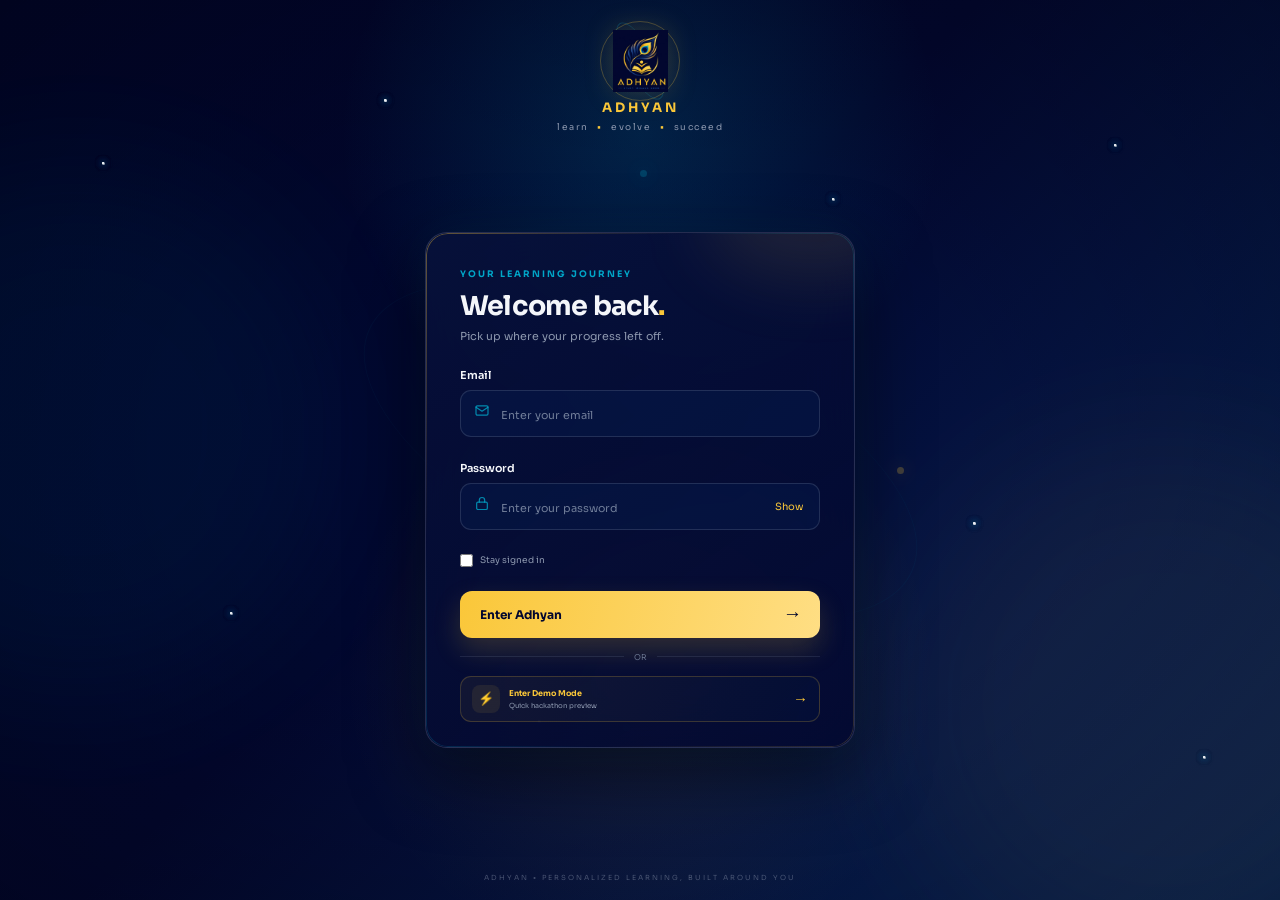
<file: index.html>
<!DOCTYPE html>
<html lang="en">

<head>
    <meta charset="UTF-8">
    <meta name="viewport" content="width=device-width, initial-scale=1.0">

    <meta
        name="description"
        content="Adhyan — Personalized learning, built around you."
    >

    <meta name="theme-color" content="#02072F">

    <title>Adhyan — Login</title>

    <!-- Google Font -->
    <link rel="preconnect" href="https://fonts.googleapis.com">
    <link rel="preconnect" href="https://fonts.gstatic.com" crossorigin>

    <link
        href="https://fonts.googleapis.com/css2?family=Sora:wght@400;500;600;700&display=swap"
        rel="stylesheet"
    >

    <link rel="stylesheet" href="login.css">
</head>

<body>

    <main class="scene">

        <!-- =========================
             AMBIENT BACKGROUND
        ========================== -->

        <div class="ambient ambient-a"></div>

        <div
            class="ambient ambient-b"
            id="mouseGlow"
        ></div>


        <!-- =========================
             STARS
        ========================== -->

        <div
            class="stars"
            aria-hidden="true"
        >
            <i></i>
            <i></i>
            <i></i>
            <i></i>
            <i></i>
            <i></i>
            <i></i>
            <i></i>
            <i></i>
            <i></i>
            <i></i>
            <i></i>
            <i></i>
            <i></i>
            <i></i>
            <i></i>
            <i></i>
            <i></i>
            <i></i>
            <i></i>
            <i></i>
            <i></i>
            <i></i>
            <i></i>
            <i></i>
            <i></i>
            <i></i>
            <i></i>
            <i></i>
            <i></i>
            <i></i>
            <i></i>
        </div>


        <!-- =========================
             BACKGROUND ORBIT
        ========================== -->

        <div
            class="orbit-field"
            aria-hidden="true"
        >
            <span class="orbit orbit-1"></span>
            <span class="orbit orbit-2"></span>

            <span class="orbit-dot dot-a"></span>
            <span class="orbit-dot dot-b"></span>
            <span class="orbit-dot dot-c"></span>
        </div>


        <!-- =========================
             BRAND
        ========================== -->

        <header class="brand">

            <div class="logo-shell">

                <span class="logo-orbit orbit-left"></span>
                <span class="logo-orbit orbit-right"></span>

                <img
                    src="logo.png"
                    alt="Adhyan Logo"
                >

            </div>

            <div class="wordmark">
                ADHYAN
            </div>

            <p>
                <span>learn</span>
                <b>•</b>
                <span>evolve</span>
                <b>•</b>
                <span>succeed</span>
            </p>

        </header>


        <!-- =========================
             LOGIN
        ========================== -->

        <section
            class="login-wrap"
            aria-label="Adhyan login"
        >

            <div
                class="card"
                id="loginCard"
            >

                <div
                    class="card-shine"
                    aria-hidden="true"
                ></div>


                <!-- =========================
                     CARD HEADER
                ========================== -->

                <div class="card-header">

                    <span class="eyebrow">
                        YOUR LEARNING JOURNEY
                    </span>

                    <h1>
                        Welcome back<span>.</span>
                    </h1>

                    <p>
                        Pick up where your progress left off.
                    </p>

                </div>


                <!-- =========================
                     LOGIN FORM
                ========================== -->

                <form
                    id="loginForm"
                    novalidate
                >

                    <!-- Email -->

                    <div class="field">

                        <label for="email">
                            Email
                        </label>

                        <div class="input-wrap">

                            <span
                                class="input-icon"
                                aria-hidden="true"
                            >
                                <svg
                                    viewBox="0 0 24 24"
                                    fill="none"
                                >
                                    <rect
                                        x="3"
                                        y="5"
                                        width="18"
                                        height="14"
                                        rx="2"
                                    ></rect>

                                    <path d="M3 7l9 6 9-6"></path>
                                </svg>
                            </span>

                            <input
                                type="email"
                                id="email"
                                name="email"
                                placeholder="Enter your email"
                                autocomplete="email"
                                required
                            >

                        </div>

                    </div>


                    <!-- Password -->

                    <div class="field field-gap">

                        <div class="password-label">
                            <label for="password">Password</label>
                        </div>


                        <div class="input-wrap">

                            <span
                                class="input-icon"
                                aria-hidden="true"
                            >
                                <svg
                                    viewBox="0 0 24 24"
                                    fill="none"
                                >
                                    <rect
                                        x="4"
                                        y="10"
                                        width="16"
                                        height="11"
                                        rx="2"
                                    ></rect>

                                    <path d="M8 10V7a4 4 0 0 1 8 0v3"></path>
                                </svg>
                            </span>

                            <input
                                type="password"
                                id="password"
                                name="password"
                                placeholder="Enter your password"
                                autocomplete="current-password"
                                required
                            >

                            <button
                                type="button"
                                class="show-btn"
                                id="togglePassword"
                                aria-label="Show password"
                            >
                                Show
                            </button>

                        </div>

                    </div>


                    <!-- =========================
                         STAY SIGNED IN
                    ========================== -->

                    <label class="check">

                        <input
                            type="checkbox"
                            id="staySignedIn"
                        >

                        <span>
                            Stay signed in
                        </span>

                    </label>


                    <!-- =========================
                         LOGIN BUTTON
                    ========================== -->

                    <button
                        type="submit"
                        class="login-btn"
                    >

                        <span id="loginText">
                            Enter Adhyan
                        </span>

                        <strong>
                            →
                        </strong>

                    </button>


                    <!-- =========================
                         DIVIDER
                    ========================== -->

                    <div class="divider">
                        <span>OR</span>
                    </div>


                    <!-- =========================
                         DEMO LOGIN
                    ========================== -->

                    <button
                        type="button"
                        class="demo-login"
                        id="demoLogin"
                        aria-label="Enter Adhyan demo mode"
                    >

                        <span class="demo-icon">
                            ⚡
                        </span>

                        <span class="demo-text">

                            <strong>
                                Enter Demo Mode
                            </strong>

                            <small>
                                Quick hackathon preview
                            </small>

                        </span>

                        <b>
                            →
                        </b>

                    </button>


                    <!-- =========================
                         STATUS
                    ========================== -->

                    <div
                        class="status"
                        id="status"
                        aria-live="polite"
                        role="status"
                    ></div>

                </form>

            </div>

        </section>


        <!-- =========================
             FOOTER
        ========================== -->

        <footer>
            ADHYAN • PERSONALIZED LEARNING, BUILT AROUND YOU
        </footer>

    </main>


    <script src="runtime-config.js?v=1"></script>
    <script src="login.js?v=10"></script>
</body>

</html>
</file>
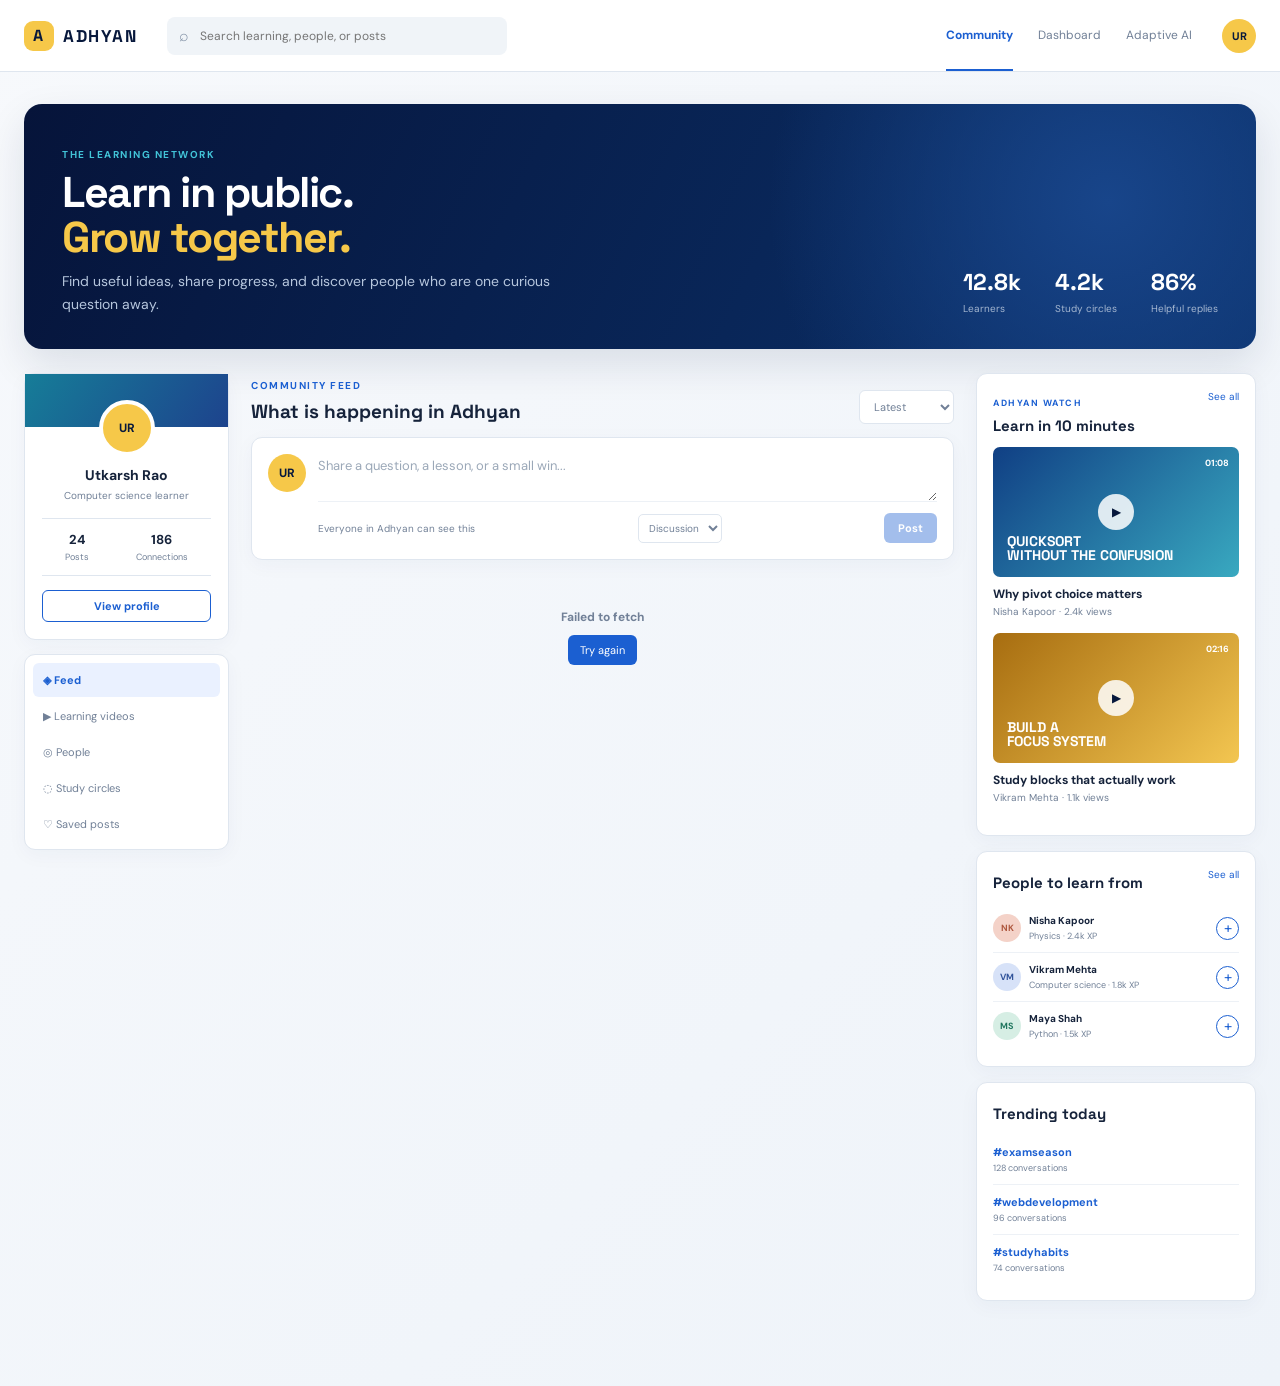
<file: community.html>
<!doctype html>
<html lang="en">
<head>
<meta charset="UTF-8">
<meta name="viewport" content="width=device-width, initial-scale=1.0">
<meta name="description" content="Adhyan Community - learn, share, and grow together.">
<title>Adhyan Community</title>
<link rel="stylesheet" href="community-page.css?v=1">
</head>
<body>
<header class="community-nav">
    <a class="brand" href="dashboard.html"><span class="brand-mark">A</span><span>ADHYAN</span></a>
    <label class="global-search"><span>⌕</span><input id="page-search" type="search" placeholder="Search learning, people, or posts" aria-label="Search community"></label>
    <nav><a class="active" href="community.html">Community</a><a href="dashboard.html">Dashboard</a><a href="dashboard.html#adaptive-engine">Adaptive AI</a></nav>
    <div class="profile-chip">UR</div>
</header>
<main class="community-page">
    <section class="community-hero">
        <div>
            <span class="eyebrow">THE LEARNING NETWORK</span>
            <h1>Learn in public.<br><em>Grow together.</em></h1>
            <p>Find useful ideas, share progress, and discover people who are one curious question away.</p>
        </div>
        <div class="hero-stats"><div><strong>12.8k</strong><span>Learners</span></div><div><strong>4.2k</strong><span>Study circles</span></div><div><strong>86%</strong><span>Helpful replies</span></div></div>
    </section>

    <div class="page-layout">
        <aside class="left-rail">
            <section class="identity-card"><div class="cover-art"></div><div class="large-avatar">UR</div><h2>Utkarsh Rao</h2><p>Computer science learner</p><div class="identity-links"><span><b>24</b> Posts</span><span><b>186</b> Connections</span></div><button class="outline-button">View profile</button></section>
            <nav class="section-nav"><a class="selected" href="#feed">◈ Feed</a><a href="#videos">▶ Learning videos</a><a href="#people">◎ People</a><a href="#groups">◌ Study circles</a><a href="#saved">♡ Saved posts</a></nav>
        </aside>

        <section class="main-feed" id="feed">
            <div class="feed-toolbar"><div><span class="eyebrow">COMMUNITY FEED</span><h2>What is happening in Adhyan</h2></div><select id="page-filter" aria-label="Filter posts"><option value="all">Latest</option><option value="question">Questions</option><option value="win">Small wins</option></select></div>
            <form class="page-composer" id="page-post-form"><div class="large-avatar small">UR</div><div class="composer-content"><textarea id="page-post-content" maxlength="500" required placeholder="Share a question, a lesson, or a small win..."></textarea><div class="composer-bar"><span>Everyone in Adhyan can see this</span><select id="page-post-topic" aria-label="Post topic"><option value="discussion">Discussion</option><option value="question">Question</option><option value="win">Small win</option></select><button id="page-post-submit" type="submit" disabled>Post</button></div></div></form>
            <div id="page-feed" class="page-feed" aria-live="polite"></div>
        </section>

        <aside class="right-rail">
            <section class="video-panel" id="videos"><div class="panel-heading"><div><span class="eyebrow">ADHYAN WATCH</span><h2>Learn in 10 minutes</h2></div><a href="#videos">See all</a></div><article class="video-card"><div class="thumbnail thumb-blue"><span class="play">▶</span><b>01:08</b><strong>QUICKSORT<br>WITHOUT THE CONFUSION</strong></div><h3>Why pivot choice matters</h3><p>Nisha Kapoor · 2.4k views</p></article><article class="video-card"><div class="thumbnail thumb-gold"><span class="play">▶</span><b>02:16</b><strong>BUILD A<br>FOCUS SYSTEM</strong></div><h3>Study blocks that actually work</h3><p>Vikram Mehta · 1.1k views</p></article></section>
            <section class="side-panel" id="people"><div class="panel-heading"><h2>People to learn from</h2><a href="#people">See all</a></div><div class="person"><span class="person-avatar coral">NK</span><span><b>Nisha Kapoor</b><small>Physics · 2.4k XP</small></span><button>+</button></div><div class="person"><span class="person-avatar blue">VM</span><span><b>Vikram Mehta</b><small>Computer science · 1.8k XP</small></span><button>+</button></div><div class="person"><span class="person-avatar mint">MS</span><span><b>Maya Shah</b><small>Python · 1.5k XP</small></span><button>+</button></div></section>
            <section class="side-panel trending"><div class="panel-heading"><h2>Trending today</h2></div><a href="#feed"><b>#examseason</b><small>128 conversations</small></a><a href="#feed"><b>#webdevelopment</b><small>96 conversations</small></a><a href="#feed"><b>#studyhabits</b><small>74 conversations</small></a></section>
        </aside>
    </div>
</main>
<div class="toast" id="page-toast" role="status"></div>
<script src="runtime-config.js?v=1"></script>
<script src="community-page.js?v=1"></script>
</body>
</html>
</file>
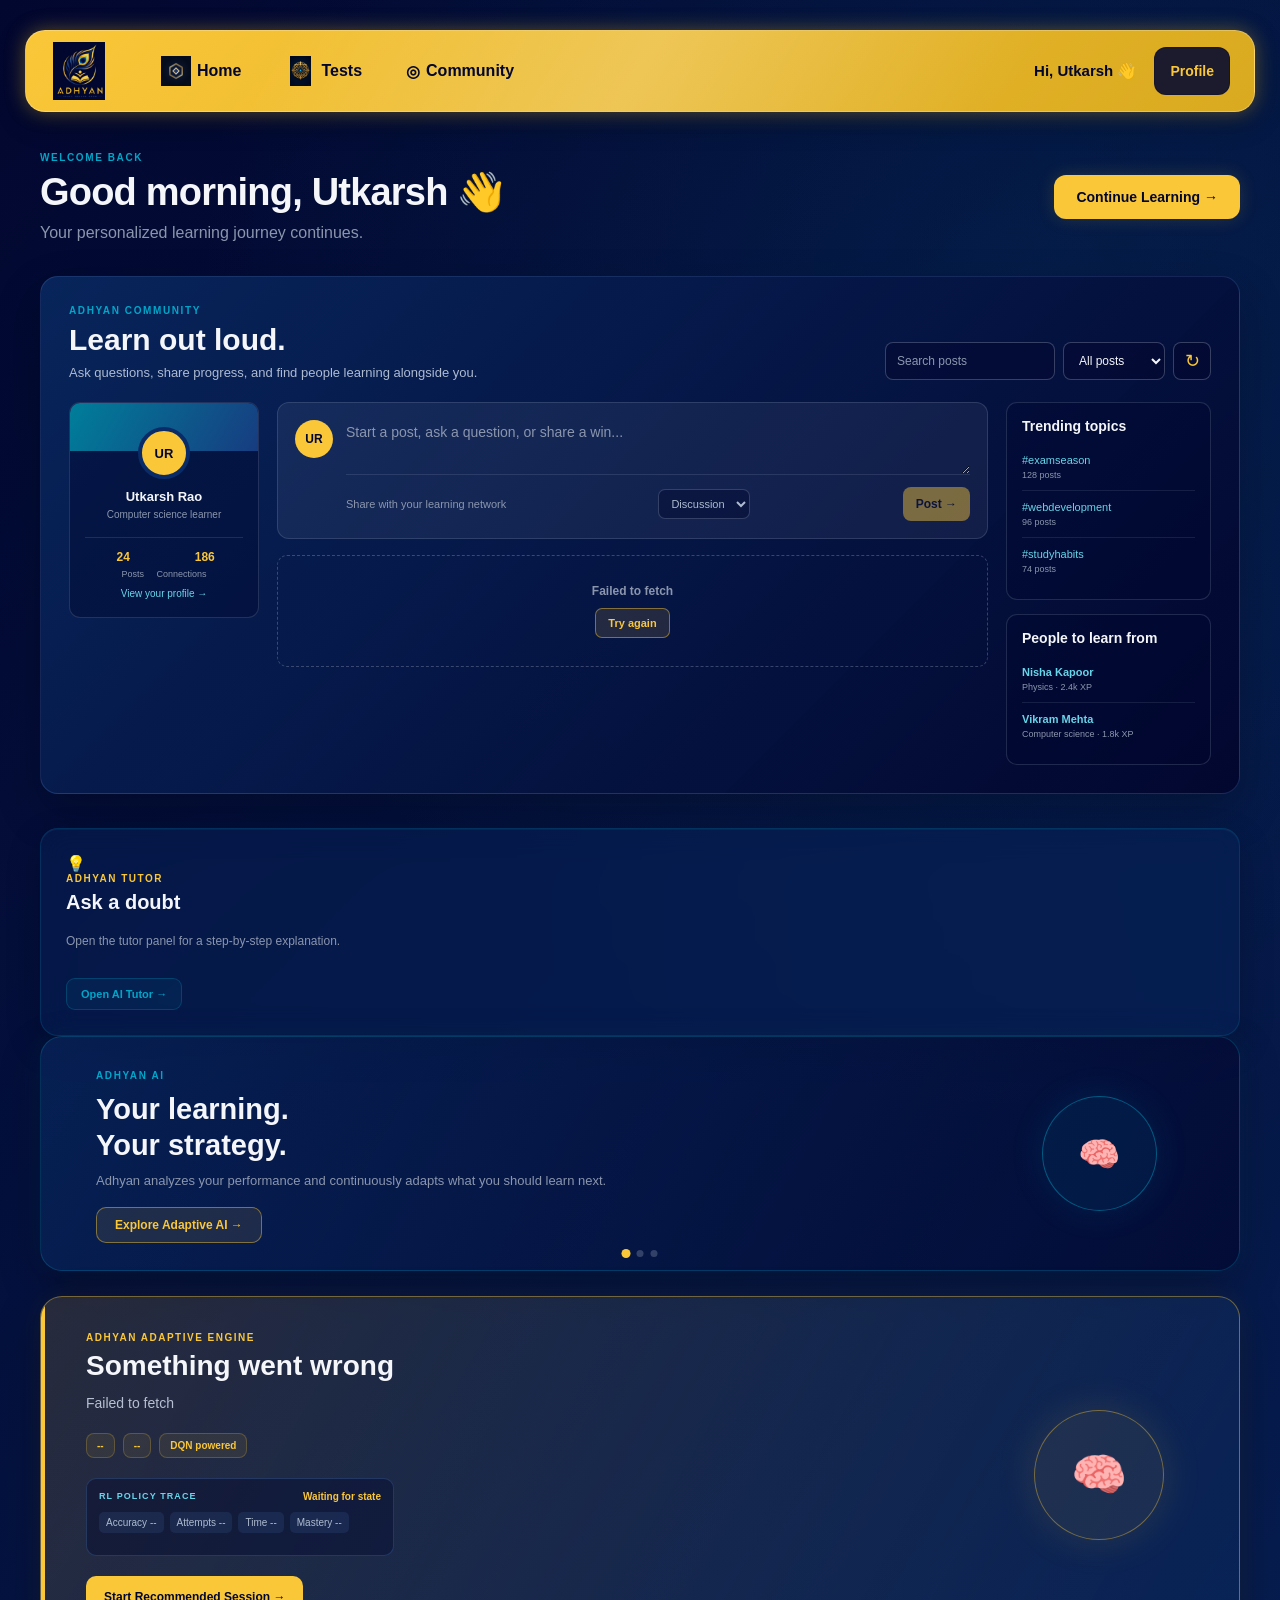
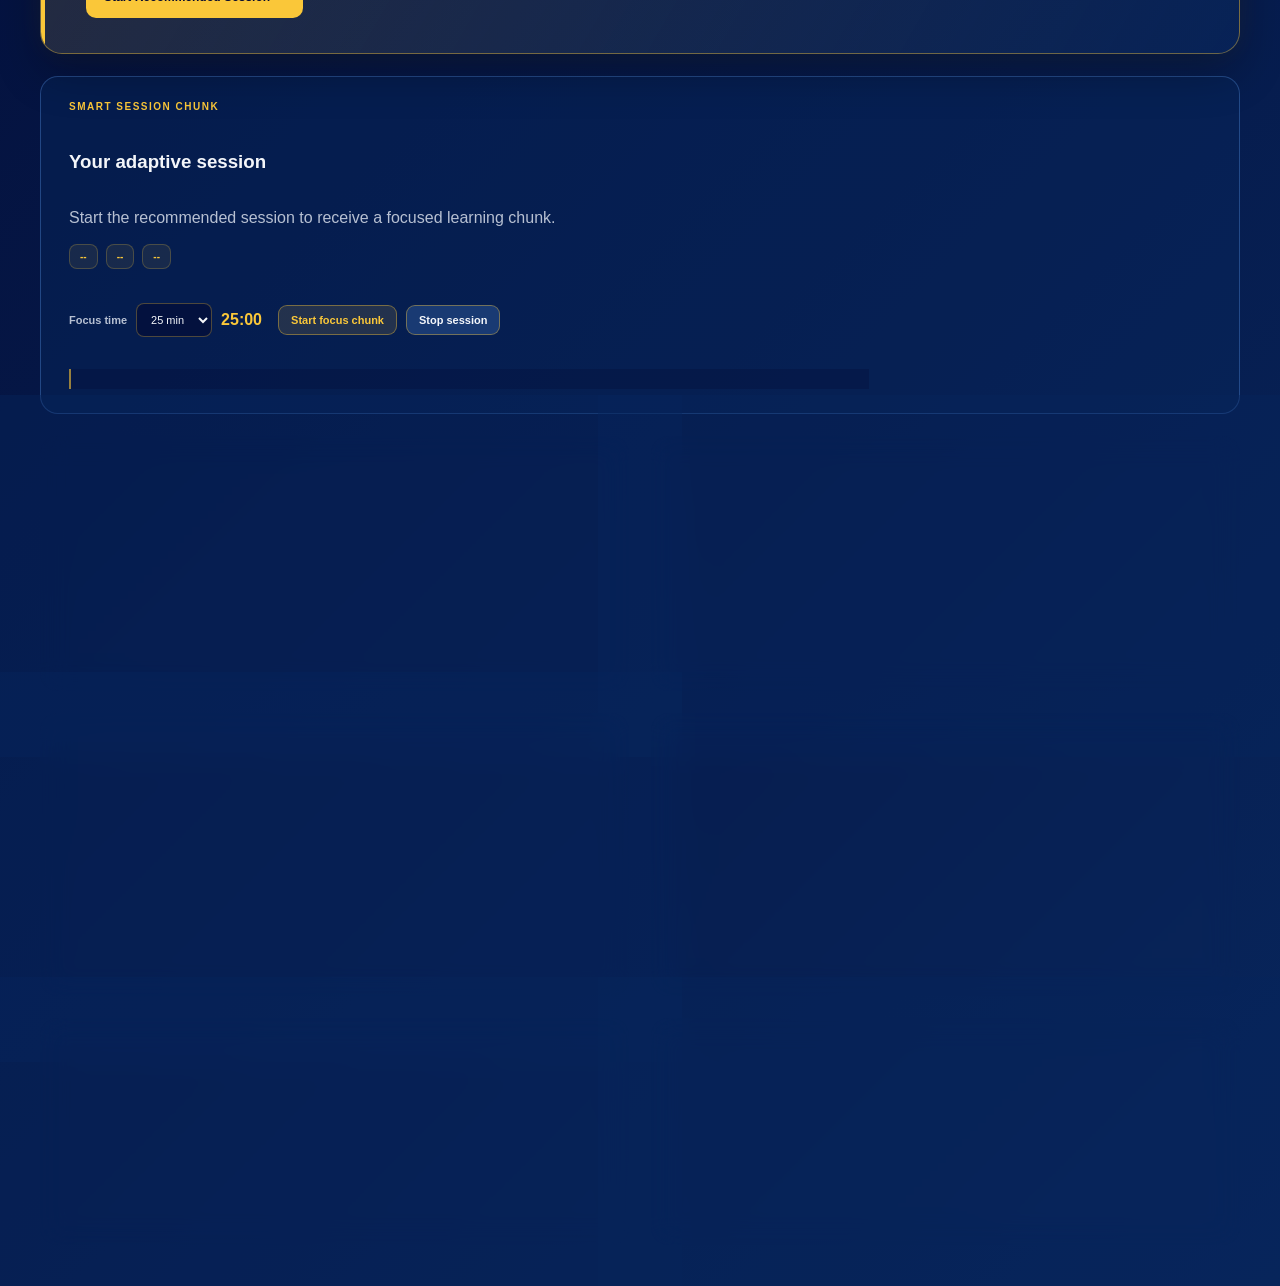
<file: dashboard.html>
<!DOCTYPE html>
<html lang="en">

<head>
    <meta charset="UTF-8">
    <meta name="viewport" content="width=device-width, initial-scale=1.0">

    <title>Adhyan Dashboard</title>

    <link rel="stylesheet" href="dashboard.css?v=5">
</head>

<body>

    <!-- ================= NAVBAR ================= -->

    <nav>

        <div class="logo">
            <img src="logo.png" alt="Adhyan">
        </div>

        <div class="nav-links">

            <button type="button" class="nav-button">
                <img src="homeicon.png" alt="">
                <span>Home</span>
            </button>

            <button type="button" class="nav-button">
                <img src="testicon.png" alt="">
                <span>Tests</span>
            </button>

            <button type="button" class="nav-button" id="community-nav">
                <span class="nav-text-icon">◎</span>
                <span>Community</span>
            </button>

        </div>

        <div class="user-actions">

            <span class="user-greeting">
                Hi, Utkarsh 👋
            </span>

            <button type="button" class="profile-btn">
                Profile
            </button>

        </div>

    </nav>


    <main>

        <!-- ================= WELCOME ================= -->

        <section class="welcome-section">

            <div>

                <span class="section-label">
                    WELCOME BACK
                </span>

                <h1>
                    Good morning, Utkarsh 👋
                </h1>

                <p>
                    Your personalized learning journey continues.
                </p>

            </div>

            <button type="button" id="continue-learning">
                Continue Learning →
            </button>

        </section>

        <section class="community-section" id="community">
            <div class="community-heading">
                <div>
                    <span class="section-label">ADHYAN COMMUNITY</span>
                    <h2>Learn out loud.</h2>
                    <p>Ask questions, share progress, and find people learning alongside you.</p>
                </div>
                <div class="community-tools">
                    <input id="community-search" type="search" placeholder="Search posts" aria-label="Search posts">
                    <select id="community-filter" aria-label="Filter community posts">
                        <option value="all">All posts</option>
                        <option value="question">Questions</option>
                        <option value="win">Small wins</option>
                    </select>
                    <button type="button" class="community-refresh" id="community-refresh" aria-label="Refresh community">↻</button>
                </div>
            </div>

                <div class="community-layout">
                    <aside class="community-profile-rail">
                        <div class="community-cover"></div>
                        <div class="community-profile-avatar">UR</div>
                        <strong>Utkarsh Rao</strong>
                        <span>Computer science learner</span>
                        <div class="community-profile-stats"><b>24</b><b>186</b><small>Posts&nbsp;&nbsp;&nbsp;&nbsp;&nbsp;Connections</small></div>
                        <a href="#community">View your profile →</a>
                    </aside>

                    <div class="community-main-column">
                        <form class="community-composer" id="community-form">
                            <div class="community-avatar">UR</div>
                            <div class="composer-main">
                                <textarea id="community-content" maxlength="500" required
                                    placeholder="Start a post, ask a question, or share a win..."></textarea>
                                <div class="composer-footer">
                                    <span>Share with your learning network</span>
                                    <select id="community-topic" aria-label="Post topic">
                                        <option value="discussion">Discussion</option>
                                        <option value="question">Question</option>
                                        <option value="win">Small win</option>
                                    </select>
                                    <button type="submit" id="community-submit" disabled>Post →</button>
                                </div>
                            </div>
                        </form>

                        <div class="community-feed" id="community-feed" aria-live="polite"></div>
                    </div>

                    <aside class="community-trends">
                        <div class="community-side-card"><h3>Trending topics</h3><a href="#community">#examseason <small>128 posts</small></a><a href="#community">#webdevelopment <small>96 posts</small></a><a href="#community">#studyhabits <small>74 posts</small></a></div>
                        <div class="community-side-card"><h3>People to learn from</h3><p><b>Nisha Kapoor</b><small>Physics · 2.4k XP</small></p><p><b>Vikram Mehta</b><small>Computer science · 1.8k XP</small></p></div>
                    </aside>
                </div>
        </section>

        <section class="feature-card ai-launch-card" id="doubt-coach">
            <span class="feature-icon">💡</span>
            <span class="feature-label">ADHYAN TUTOR</span>
            <h3>Ask a doubt</h3>
            <p>Open the tutor panel for a step-by-step explanation.</p>
            <button type="button" id="open-doubt-panel" class="card-button">
                Open AI Tutor →
            </button>
        </section>

        <div class="ai-panel-backdrop" id="doubt-panel" hidden>
            <section class="ai-tutor-panel" role="dialog" aria-modal="true"
                aria-labelledby="doubt-panel-title">
                <div class="ai-tutor-header">
                    <div>
                        <span class="feature-label">ADHYAN AI TUTOR</span>
                        <h2 id="doubt-panel-title">Let's solve it together</h2>
                    </div>
                    <button type="button" id="close-doubt-panel"
                        class="ai-close-button" aria-label="Close AI tutor">×</button>
                </div>
                <p class="ai-tutor-subtitle">
                    Ask about Python, Java, C Programming, or Algorithms.
                    Adhyan explains the idea and gives you a small check to try.
                </p>
                <div class="sample-prompts" aria-label="Sample prompts">
                    <span>Try a sample:</span>
                    <button type="button" class="sample-prompt"
                        data-prompt="Explain recursion with a simple example.">Recursion</button>
                    <button type="button" class="sample-prompt"
                        data-prompt="Why does binary search need sorted data?">Binary search</button>
                    <button type="button" class="sample-prompt"
                        data-prompt="How do I fix a Java NullPointerException?">Java null</button>
                    <button type="button" class="sample-prompt"
                        data-prompt="What is a C pointer and how do I use it safely?">C pointers</button>
                </div>
                <div class="coding-controls">
                    <label>
                        Coding language
                        <select id="coding-language">
                            <option value="">Auto detect</option>
                            <option>Python</option>
                            <option>Java</option>
                            <option>C</option>
                            <option>C++</option>
                            <option>JavaScript</option>
                            <option>TypeScript</option>
                            <option>SQL</option>
                            <option>Go</option>
                            <option>Rust</option>
                        </select>
                    </label>
                    <label class="code-input-label">
                        Optional code
                        <textarea id="coding-code" rows="3"
                            placeholder="Paste a snippet for debugging or review"></textarea>
                    </label>
                </div>
                <form id="doubt-form">
                    <textarea id="doubt-message" required rows="4"
                        placeholder="Example: Why does binary search need sorted data?"></textarea>
                    <button type="submit" class="card-button" id="doubt-submit">
                        Explain this →
                    </button>
                    <button type="button" class="card-button secondary-button"
                        id="code-orchestrate-submit">
                        Orchestrate code →
                    </button>
                </form>
                <div class="ai-answer" id="doubt-response" role="status"
                    aria-live="polite">
                    Your explanation will appear here.
                </div>
            </section>
        </div>


        <!-- ================= ADHYAN AI SLIDER ================= -->

        <section class="promo-slider">

            <!-- SLIDE 1 -->

            <div class="promo-slide active">

                <div class="promo-content">

                    <span class="promo-label">
                        ADHYAN AI
                    </span>

                    <h2>
                        Your learning.<br>
                        Your strategy.
                    </h2>

                    <p>
                        Adhyan analyzes your performance and continuously
                        adapts what you should learn next.
                    </p>

                    <button type="button" id="explore-adaptive">
                        Explore Adaptive AI →
                    </button>

                </div>

                <div class="promo-visual">

                    <div class="ai-circle">
                        🧠
                    </div>

                </div>

            </div>


            <!-- SLIDE 2 -->

            <div class="promo-slide">

                <div class="promo-content">

                    <span class="promo-label">
                        COLLABORATIVE INTELLIGENCE
                    </span>

                    <h2>
                        Find students<br>
                        learning like you.
                    </h2>

                    <p>
                        Get matched with students studying the same
                        topic at a similar skill level.
                    </p>

                    <button type="button" id="promo-study-room">
                        Find Study Room →
                    </button>

                </div>

                <div class="promo-visual">

                    <div class="ai-circle">
                        👥
                    </div>

                </div>

            </div>


            <!-- SLIDE 3 -->

            <div class="promo-slide">

                <div class="promo-content">

                    <span class="promo-label">
                        ADAPTIVE FOCUS
                    </span>

                    <h2>
                        Your study routine<br>
                        learns with you.
                    </h2>

                    <p>
                        Study sessions can adapt according to your
                        focus patterns and learning behavior.
                    </p>

                    <button type="button" id="promo-focus">
                        Start Focus →
                    </button>

                </div>

                <div class="promo-visual">

                    <div class="challenge-icon">
                        ⏱️
                    </div>

                </div>

            </div>


            <!-- SLIDER DOTS -->

            <div class="slider-dots">

                <span class="dot active"></span>
                <span class="dot"></span>
                <span class="dot"></span>

            </div>

        </section>


<!-- ================= ADAPTIVE ENGINE ================= -->

<section class="adaptive-card" id="adaptive-engine">

    <div class="adaptive-content">

        <span class="feature-label">
            ADHYAN ADAPTIVE ENGINE
        </span>

        <h2 id="ai-recommendation">
            Loading your next best learning step...
        </h2>

        <p id="ai-recommendation-text">
            Adhyan is analyzing your learning progress.
        </p>

        <div class="recommendation-meta">
            <span id="ai-subject">--</span>
            <span id="ai-difficulty">--</span>
            <span id="ai-status">DQN powered</span>
        </div>

        <div class="rl-trace" aria-label="Reinforcement learning policy trace">
            <div class="rl-trace-heading">
                <span>RL POLICY TRACE</span>
                <strong id="rl-selected-action">Waiting for state</strong>
            </div>
            <div class="rl-state" id="rl-state">
                <span>Accuracy --</span><span>Attempts --</span><span>Time --</span><span>Mastery --</span>
            </div>
            <div class="q-values" id="q-values" aria-label="Action value estimates"></div>
        </div>

        <button type="button" id="start-ai-session">
            Start Recommended Session →
        </button>

    </div>

    <div class="adaptive-visual">

        <div class="ai-orbit">
            🧠
        </div>

    </div>

</section>

        <section class="coach-card" id="smart-session">
            <span class="feature-label">SMART SESSION CHUNK</span>
            <h3 id="session-title">Your adaptive session</h3>
            <p id="session-plan">Start the recommended session to receive a focused learning chunk.</p>
            <div class="recommendation-meta">
                <span id="session-subject">--</span>
                <span id="session-topic">--</span>
                <span id="session-action">--</span>
            </div>
            <div class="focus-timer">
                <label for="focus-length">Focus time</label>
                <select id="focus-length">
                    <option value="15">15 min</option>
                    <option value="25" selected>25 min</option>
                    <option value="45">45 min</option>
                </select>
                <strong id="focus-countdown">25:00</strong>
                <button type="button" id="focus-timer-button">Start focus chunk</button>
                <button type="button" id="stop-focus-button" class="secondary-button">
                    Stop session
                </button>
            </div>
            <p id="ai-explanation" class="recommendation-reason"></p>
        </section>

        <!-- ================= QUICK STATS ================= -->

        <section class="quick-stats">


            <!-- SKILLS -->

            <div class="stat-card">

                <span class="stat-label">
                    YOUR SKILLS
                </span>

                <h3>
                    Skill Progress
                </h3>

                <div class="skill-row">
                    <span>DSA</span>
                    <strong>Gold</strong>
                </div>

                <div class="skill-row">
                    <span>Python</span>
                    <strong>Silver</strong>
                </div>

                <div class="skill-row">
                    <span>Machine Learning</span>
                    <strong>Bronze</strong>
                </div>

            </div>


            <!-- DYNAMIC DATABASE STATS -->

            <div class="stat-card">

                <span class="stat-label">
                    STUDENT DATA
                </span>

                <h3>
                    Live Learning Data
                </h3>

                <p>
                    Data currently being retrieved from PostgreSQL.
                </p>

                <div class="study-stats">

                    <div>

                        <strong id="interest-level">
                            --
                        </strong>

                        <span>
                            Avg Interest
                        </span>

                    </div>


                    <div>

                        <strong id="learning-depth">
                            --
                        </strong>

                        <span>
                            Avg Learning Depth
                        </span>

                    </div>

                </div>

                <button
                    type="button"
                    class="card-button"
                    id="refresh-dashboard">

                    Refresh Data →

                </button>

            </div>

        </section>


        <!-- ================= MAIN FEATURES ================= -->

        <section class="main-features">


            <!-- ================= SUBJECTS ================= -->

            <div class="feature-card">

                <span class="feature-icon">
                    📚
                </span>

                <span class="stat-label">
                    LEARNING
                </span>

                <h3>
                    Subjects
                </h3>


                <div class="subject-row">

                    <span>
                        Data Structures
                    </span>

                    <span>
                        75%
                    </span>

                </div>

                <div class="mini-progress">
                    <div style="width: 75%;"></div>
                </div>


                <div class="subject-row">

                    <span>
                        Python
                    </span>

                    <span>
                        62%
                    </span>

                </div>

                <div class="mini-progress">
                    <div style="width: 62%;"></div>
                </div>


                <div class="subject-row">

                    <span>
                        Machine Learning
                    </span>

                    <span>
                        48%
                    </span>

                </div>

                <div class="mini-progress">
                    <div style="width: 48%;"></div>
                </div>

            </div>


            <!-- ================= COLLABORATION ================= -->

            <div class="feature-card collaboration-card">

                <span class="feature-icon">
                    👥
                </span>

                <span class="feature-label">
                    ADHYAN COLLABORATIVE
                </span>

                <h3>
                    Find your study room
                </h3>

                <p>
                    Study with students learning the same topic
                    at a similar skill level.
                </p>


                <!-- DYNAMIC STUDENT COUNT -->

                <div class="room-info">

                    <strong id="student-count">
                        Loading students...
                    </strong>

                    <span id="student-topic">
                        Connecting to Adhyan backend...
                    </span>

                </div>


                <!-- DYNAMIC STUDENT LIST -->

                <div id="student-list">

                    Loading students...

                </div>


                <button
                    type="button"
                    id="refresh-students">

                    Find a Study Room →

                </button>

            </div>


            <!-- ================= TESTS ================= -->

            <div class="feature-card">

                <span class="feature-icon">
                    📝
                </span>

                <span class="stat-label">
                    UPCOMING
                </span>

                <h3>
                    Tests
                </h3>


                <p>
                    Use the authenticated Practice Lab for curated Python,
                    Java, C, and algorithm questions with server-side answer
                    checking.
                </p>


                <button type="button" id="open-practice" class="card-button">
                    View All Tests →
                </button>

            </div>


            <!-- ================= ACTIVITY ================= -->

            <div class="feature-card">

                <span class="feature-icon">
                    📈
                </span>

                <span class="stat-label">
                    RECENT ACTIVITY
                </span>

                <h3>
                    Your Progress
                </h3>


                <p>
                    Activity will appear after you complete a recommendation
                    or Practice Lab question.
                </p>

            </div>

        </section>

    </main>


    <!-- ================= JAVASCRIPT ================= -->

    <script src="runtime-config.js?v=1"></script>
    <script src="dashboard.js?v=15"></script>
    <script src="community.js?v=1"></script>
    <script>
        (() => {
            const bind = (id, action) => {
                const element = document.getElementById(id);
                if (!element || element.dataset.fallbackBound) return;
                element.dataset.fallbackBound = "true";
                element.addEventListener("click", action);
            };
            bind("open-practice", () => {
                if (typeof openPractice === "function") openPractice();
            });
            bind("continue-learning", () => {
                if (typeof startRecommendedSession === "function") startRecommendedSession();
            });
            bind("explore-adaptive", () => {
                document.getElementById("ai-recommendation")?.scrollIntoView({behavior: "smooth"});
            });
            bind("promo-focus", () => {
                if (typeof toggleFocusTimer === "function") toggleFocusTimer();
            });
            bind("promo-study-room", () => {
                if (typeof loadStudents === "function") loadStudents();
            });
            bind("community-nav", () => {
                window.location.href = "community.html";
            });
        })();
    </script>

</body>

</html>
</file>
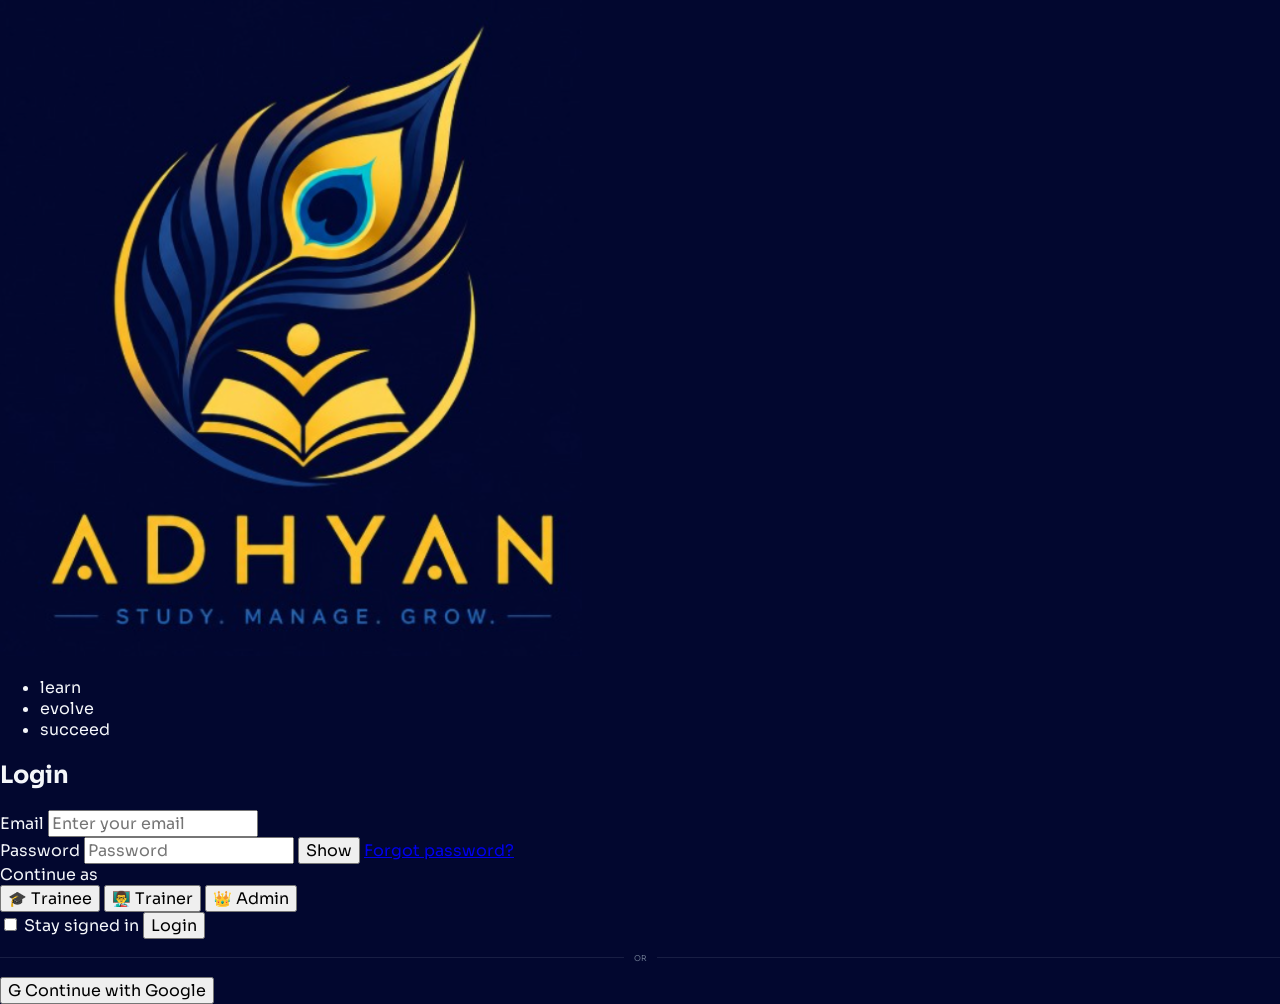
<file: login.html>
<!DOCTYPE html>
<html lang="en">

<head>

    <meta charset="UTF-8">
    <meta name="viewport" content="width=device-width, initial-scale=1.0">

    <title>Adhyan Login Page</title>

    <!-- Sora Font -->
    <link rel="preconnect" href="https://fonts.googleapis.com">
    <link rel="preconnect" href="https://fonts.gstatic.com" crossorigin>

    <link
        href="https://fonts.googleapis.com/css2?family=Sora:wght@400;500;600;700&display=swap"
        rel="stylesheet"
    >

    <!-- CSS -->
    <link rel="stylesheet" href="login.css">

</head>


<body>

    <!-- ========================= -->
    <!--          LOGO             -->
    <!-- ========================= -->

    <div class="logo">

        <img
            src="logo.png"
            alt="Adhyan logo"
        >

    </div>


    <!-- ========================= -->
    <!--         TAGLINE           -->
    <!-- ========================= -->

    <div class="tagline">

        <ul>

            <li>learn</li>
            <li>evolve</li>
            <li>succeed</li>

        </ul>

    </div>


    <!-- ========================= -->
    <!--        LOGIN CARD         -->
    <!-- ========================= -->

    <div class="login">

        <form id="loginForm">

            <h2>Login</h2>


            <!-- EMAIL -->

            <label for="email">
                Email
            </label>

            <input
                type="email"
                id="email"
                placeholder="Enter your email"
            >


            <!-- PASSWORD -->

            <div class="password-box">

                <label for="password">
                    Password
                </label>

                <input
                    type="password"
                    id="password"
                    placeholder="Password"
                >

                <button
                    type="button"
                    id="togglePassword"
                >
                    Show
                </button>

                <a href="#">
                    Forgot password?
                </a>

            </div>


            <!-- ========================= -->
            <!--        ROLE SELECTOR       -->
            <!-- ========================= -->

            <div class="role-selector">

                <label>
                    Continue as
                </label>


                <div class="role-options">

                    <!-- TRAINEE -->

                    <button
                        type="button"
                        class="role-option active"
                        data-role="trainee"
                    >
                        <span class="role-icon">🎓</span>
                        <span>Trainee</span>
                    </button>


                    <!-- TRAINER -->

                    <button
                        type="button"
                        class="role-option"
                        data-role="trainer"
                    >
                        <span class="role-icon">👨‍🏫</span>
                        <span>Trainer</span>
                    </button>


                    <!-- ADMIN -->

                    <button
                        type="button"
                        class="role-option"
                        data-role="admin"
                    >
                        <span class="role-icon">👑</span>
                        <span>Admin</span>
                    </button>

                </div>


                <!-- Hidden value that JS/backend can use later -->

                <input
                    type="hidden"
                    id="selectedRole"
                    name="role"
                    value="trainee"
                >

            </div>


            <!-- STAY SIGNED IN -->

            <label>

                <input
                    type="checkbox"
                    id="staySignedIn"
                >

                Stay signed in

            </label>


            <!-- LOGIN BUTTON -->

            <button type="submit">
                Login
            </button>


            <!-- DIVIDER -->

            <div class="divider">

                <span>OR</span>

            </div>


            <!-- GOOGLE LOGIN -->

            <button
                type="button"
                id="googleLogin"
            >

                <span>G</span>

                <span>
                    Continue with Google
                </span>

            </button>

        </form>

    </div>


    <!-- JavaScript -->

    <script src="login.js"></script>

</body>

</html>
</file>
<file: login.css>
/* =========================
   ADHYAN LOGIN
   ========================= */

* {
  box-sizing: border-box;
}

:root {
  --navy: #02072F;
  --royal: #08265C;
  --cyan: #00A6C8;
  --gold: #FAC739;
  --gold-light: #FFD968;
  --text: #F4F6FA;
  --muted: #8B96AD;

  --mx: 0;
  --my: 0;
}

html,
body {
  margin: 0;
  min-height: 100%;
  font-family: "Sora", sans-serif;
  background: var(--navy);
  color: var(--text);
}

button,
input {
  font: inherit;
}

button:focus-visible,
input:focus-visible {
  outline: 2px solid rgba(0, 166, 200, .7);
  outline-offset: 2px;
}


/* =========================
   BACKGROUND
   ========================= */

.scene {
  position: relative;
  min-height: 100vh;
  overflow: hidden;

  display: grid;
  place-items: center;

  padding: 120px 20px 60px;

  background:
    radial-gradient(
      circle at calc(50% + var(--mx) * 10%)
      calc(15% + var(--my) * 7%),
      rgba(0, 166, 200, .18),
      transparent 30%
    ),
    radial-gradient(
      circle at calc(50% - var(--mx) * 12%)
      calc(75% - var(--my) * 8%),
      rgba(250, 199, 57, .08),
      transparent 32%
    ),
    linear-gradient(
      135deg,
      #01052A,
      var(--navy) 45%,
      var(--royal)
    );
}

.scene::before {
  content: "";
  position: absolute;
  inset: -20%;
  pointer-events: none;

  background:
    radial-gradient(
      ellipse at center,
      transparent 25%,
      rgba(0, 0, 0, .25) 70%,
      rgba(0, 0, 0, .7)
    );
}


/* =========================
   AMBIENT GLOW
   ========================= */

.ambient {
  position: absolute;

  width: 42vw;
  height: 42vw;

  min-width: 350px;
  min-height: 350px;

  border-radius: 50%;

  filter: blur(70px);

  pointer-events: none;

  opacity: .45;

  animation:
    breathe 8s ease-in-out infinite alternate;
}

.ambient-a {
  left: -15%;
  top: 18%;

  background: rgba(0, 166, 200, .12);
}

.ambient-b {
  right: -12%;
  bottom: -8%;

  background: rgba(250, 199, 57, .1);

  transition:
    transform .4s ease;
}


/* =========================
   STARS
   ========================= */

.stars {
  position: absolute;
  inset: 0;

  pointer-events: none;
}

.stars i {
  position: absolute;

  width: 2px;
  height: 2px;

  border-radius: 50%;

  background: rgba(244, 246, 250, .65);

  box-shadow:
    0 0 7px rgba(0, 166, 200, .55);

  animation:
    twinkle 3s ease-in-out infinite;
}

.stars i:nth-child(8n + 1) {
  left: 8%;
  top: 18%;
}

.stars i:nth-child(8n + 2) {
  left: 18%;
  top: 68%;
}

.stars i:nth-child(8n + 3) {
  left: 30%;
  top: 11%;
}

.stars i:nth-child(8n + 4) {
  left: 42%;
  top: 80%;
}

.stars i:nth-child(8n + 5) {
  left: 65%;
  top: 22%;
}

.stars i:nth-child(8n + 6) {
  left: 76%;
  top: 58%;
}

.stars i:nth-child(8n + 7) {
  left: 87%;
  top: 16%;
}

.stars i:nth-child(8n) {
  left: 94%;
  top: 84%;
}

.stars i:nth-child(3n) {
  width: 3px;
  height: 3px;
}


/* =========================
   ORBITS
   ========================= */

.orbit-field {
  position: absolute;

  width: 850px;
  height: 850px;

  pointer-events: none;

  opacity: .25;
}

.orbit {
  position: absolute;
  inset: 15%;

  border: 1px solid rgba(0, 166, 200, .18);

  border-radius: 50%;

  transform:
    rotate(24deg)
    scaleY(.43);

  animation:
    orbitSpin 28s linear infinite;
}

.orbit-2 {
  inset: 25%;

  border-color: rgba(250, 199, 57, .14);

  transform:
    rotate(-38deg)
    scaleY(.38);

  animation-duration: 36s;
  animation-direction: reverse;
}

.orbit-dot {
  position: absolute;

  width: 7px;
  height: 7px;

  border-radius: 50%;

  background: var(--cyan);

  box-shadow:
    0 0 18px var(--cyan);
}

.dot-a {
  top: 17%;
  left: 50%;
}

.dot-b {
  top: 52%;
  right: 19%;

  background: var(--gold);

  box-shadow:
    0 0 18px var(--gold);
}

.dot-c {
  bottom: 17%;
  left: 48%;
}


/* =========================
   BRAND
   ========================= */

.brand {
  position: absolute;

  top: 25px;
  left: 50%;

  transform:
    translateX(-50%);

  text-align: center;

  z-index: 5;

  animation:
    brandIn .8s ease both;
}

.logo-shell {
  position: relative;

  width: 72px;
  height: 72px;

  margin: auto;

  display: grid;
  place-items: center;
}

.logo-shell img {
  width: 62px;
  height: 62px;

  object-fit: contain;

  filter:
    drop-shadow(
      0 0 14px
      rgba(250, 199, 57, .2)
    );
}

.logo-orbit {
  position: absolute;
  inset: -4px;

  border: 1px solid rgba(250, 199, 57, .25);

  border-radius: 50%;

  animation:
    spin 9s linear infinite;
}

.orbit-right {
  inset: 2px -7px;

  border-color: rgba(0, 166, 200, .24);

  transform:
    rotate(62deg)
    scaleY(.42);

  animation-duration: 6s;
  animation-direction: reverse;
}

.wordmark {
  margin-top: 2px;

  font-size: 13px;
  font-weight: 700;

  letter-spacing: 3px;

  color: var(--gold);
}

.brand p {
  margin: 5px 0 0;

  font-size: 9px;

  letter-spacing: 1.5px;

  color: var(--muted);
}

.brand p b {
  padding: 0 5px;

  color: var(--gold);
}


/* =========================
   LOGIN CARD
   ========================= */

.login-wrap {
  position: relative;

  z-index: 4;

  width: min(430px, 100%);

  margin-top: 20px;

  perspective: 1100px;

  animation:
    cardIn .8s .1s
    cubic-bezier(.2, .8, .2, 1)
    both;
}

.card {
  position: relative;

  overflow: hidden;

  padding: 28px 34px 25px;

  border-radius: 22px;

  background:
    linear-gradient(
      145deg,
      rgba(7, 17, 58, .9),
      rgba(2, 7, 47, .82)
    );

  border: 1px solid rgba(244, 246, 250, .14);

  box-shadow:
    0 25px 70px rgba(0, 0, 0, .5),
    0 0 40px rgba(0, 166, 200, .07);

  backdrop-filter: blur(24px);
  -webkit-backdrop-filter: blur(24px);

  transform-style: preserve-3d;
}

.card::before {
  content: "";

  position: absolute;
  inset: 0;

  border-radius: inherit;

  padding: 1px;

  background:
    linear-gradient(
      130deg,
      rgba(250, 199, 57, .4),
      transparent 30%,
      rgba(0, 166, 200, .22),
      transparent 70%,
      rgba(250, 199, 57, .18)
    );

  -webkit-mask:
    linear-gradient(#000 0 0) content-box,
    linear-gradient(#000 0 0);

  -webkit-mask-composite: xor;
  mask-composite: exclude;

  pointer-events: none;
}

.card-shine {
  position: absolute;

  width: 220px;
  height: 120px;

  top: -75px;
  right: -70px;

  border-radius: 50%;

  background: rgba(250, 199, 57, .1);

  filter: blur(35px);

  pointer-events: none;
}


/* =========================
   CARD HEADER
   ========================= */

.card-header {
  margin-bottom: 22px;
}

.eyebrow {
  font-size: 9px;

  font-weight: 700;

  letter-spacing: 2px;

  color: var(--cyan);
}

h1 {
  margin: 7px 0 5px;

  font-size: 27px;

  letter-spacing: -.8px;
}

h1 span {
  color: var(--gold);
}

.card-header p {
  margin: 0;

  font-size: 11px;

  line-height: 1.6;

  color: var(--muted);
}


/* =========================
   INPUTS
   ========================= */

.field {
  margin-bottom: 24px;
}

.field label {
  display: block;

  margin-bottom: 8px;

  font-size: 11px;

  font-weight: 600;
}

.password-label {
  display: flex;

  justify-content: space-between;

  align-items: center;
}

.password-label label {
  margin-bottom: 8px;
}

.input-wrap {
  position: relative;
}

.input-wrap input {
  width: 100%;
  height: 47px;

  padding: 0 48px 0 40px;

  border: 1px solid rgba(139, 150, 173, .22);

  border-radius: 11px;

  outline: none;

  color: var(--text);

  background: rgba(8, 38, 92, .27);

  transition: .25s ease;
}

.input-wrap input:focus {
  border-color: rgba(250, 199, 57, .65);

  background: rgba(8, 38, 92, .42);

  box-shadow:
    0 0 0 3px rgba(250, 199, 57, .05),
    0 0 20px rgba(250, 199, 57, .08);
}

.input-wrap input::placeholder {
  color: #6f7c98;

  font-size: 11px;
}

.input-icon {
  position: absolute;

  left: 14px;
  top: 50%;

  transform:
    translateY(-50%);

  color: rgba(0, 166, 200, .8);

  pointer-events: none;
}

.input-icon svg {
  width: 16px;
  height: 16px;

  stroke: currentColor;

  stroke-width: 1.8;

  stroke-linecap: round;
  stroke-linejoin: round;
}

.link-btn,
.show-btn {
  border: 0;

  background: transparent;

  color: var(--gold);

  cursor: pointer;
}

.link-btn {
  margin-bottom: 8px;

  font-size: 9px;
}

.show-btn {
  position: absolute;

  right: 8px;
  top: 6px;

  height: 35px;

  padding: 0 9px;

  border-radius: 8px;

  font-size: 10px;
}

.link-btn:hover,
.show-btn:hover {
  color: var(--gold-light);
}


/* =========================
   ROLE SELECTOR
   ========================= */

.role-section {
  margin-top: 0;
}

.role-heading {
  display: flex;

  justify-content: space-between;

  align-items: baseline;

  margin: 2px 0 9px;
}

.role-heading span {
  font-size: 11px;

  font-weight: 600;
}

.role-heading small {
  font-size: 8px;

  color: var(--cyan);
}

.roles {
  display: grid;

  grid-template-columns:
    repeat(3, 1fr);

  gap: 8px;

  margin-bottom: 24px;
}

.role {
  height: 54px;

  border-radius: 12px;

  border: 1px solid rgba(0, 166, 200, .22);

  background: rgba(8, 38, 92, .32);

  color: var(--muted);

  cursor: pointer;

  display: flex;

  flex-direction: column;

  align-items: center;

  justify-content: center;

  gap: 3px;

  transition: .25s ease;
}

.role:hover {
  transform: translateY(-2px);

  color: var(--text);

  border-color: rgba(0, 166, 200, .58);

  box-shadow:
    0 8px 22px rgba(0, 166, 200, .08);
}

.role.active {
  color: var(--gold);

  border-color: rgba(250, 199, 57, .85);

  background:
    linear-gradient(
      145deg,
      rgba(250, 199, 57, .1),
      rgba(8, 38, 92, .5)
    );

  box-shadow:
    0 0 22px rgba(250, 199, 57, .1),
    inset 0 0 18px rgba(250, 199, 57, .035);
}

.role-icon {
  font-size: 15px;
}

.role span:last-child {
  font-size: 9px;

  font-weight: 700;
}


/* =========================
   REMEMBER + LOGIN
   ========================= */

.check {
  display: flex;

  align-items: center;

  gap: 7px;

  margin: 0 0 24px;

  color: var(--muted);

  font-size: 9px;

  cursor: pointer;
}

.check input {
  width: 13px;
  height: 13px;

  margin: 0;

  accent-color: var(--gold);
}

.login-btn {
  width: 100%;
  height: 47px;

  border: 0;

  border-radius: 12px;

  padding: 0 18px 0 20px;

  display: flex;

  justify-content: space-between;

  align-items: center;

  color: var(--navy);

  background:
    linear-gradient(
      105deg,
      var(--gold),
      #FFE08A,
      var(--gold)
    );

  background-size: 220% 100%;

  font-size: 12px;

  font-weight: 700;

  cursor: pointer;

  box-shadow:
    0 12px 28px rgba(250, 199, 57, .18);

  transition: .3s ease;

  animation:
    liquid 5s linear infinite;
}

.login-btn:hover {
  transform: translateY(-2px);

  box-shadow:
    0 15px 36px rgba(250, 199, 57, .3);
}

.login-btn strong {
  font-size: 19px;

  transition:
    transform .25s ease;
}

.login-btn:hover strong {
  transform:
    translateX(4px);
}

.login-btn.success {
  background:
    linear-gradient(
      105deg,
      var(--cyan),
      #7EEAFF,
      var(--cyan)
    );
}

.login-btn:disabled {
  opacity: .65;

  cursor: not-allowed;

  transform: none;
}


/* =========================
   GOOGLE + DIVIDER
   ========================= */

.divider {
  display: flex;

  align-items: center;

  gap: 10px;

  margin: 14px 0;

  color: #66718B;

  font-size: 8px;
}

.divider::before,
.divider::after {
  content: "";

  flex: 1;

  height: 1px;

  background:
    rgba(139, 150, 173, .16);
}

.google {
  width: 100%;
  height: 42px;

  border-radius: 11px;

  border: 1px solid rgba(0, 166, 200, .25);

  background: rgba(8, 38, 92, .25);

  color: var(--text);

  cursor: pointer;

  display: flex;

  align-items: center;

  justify-content: center;

  gap: 10px;

  font-size: 10px;

  transition: .25s ease;
}

.google:hover {
  border-color:
    rgba(0, 166, 200, .62);

  background:
    rgba(8, 38, 92, .5);

  transform:
    translateY(-1px);
}

.google-mark {
  font-size: 16px;

  font-weight: 700;

  color: var(--gold);
}


/* =========================
   DEMO LOGIN
   ========================= */

.demo-login {
  width: 100%;
  min-height: 46px;

  margin-top: 9px;

  padding: 7px 11px;

  border-radius: 11px;

  border: 1px solid rgba(250, 199, 57, .20);

  background:
    linear-gradient(
      110deg,
      rgba(250, 199, 57, .055),
      rgba(0, 166, 200, .025)
    );

  color: var(--gold);

  cursor: pointer;

  display: flex;

  align-items: center;

  gap: 9px;

  text-align: left;

  transition:
    transform .25s ease,
    border-color .25s ease,
    background .25s ease,
    box-shadow .25s ease;
}

.demo-login:hover {
  transform:
    translateY(-1px);

  border-color:
    rgba(250, 199, 57, .55);

  background:
    linear-gradient(
      110deg,
      rgba(250, 199, 57, .09),
      rgba(0, 166, 200, .035)
    );

  box-shadow:
    0 8px 24px
    rgba(250, 199, 57, .07);
}

.demo-login:active {
  transform:
    translateY(0);
}

.demo-login:disabled {
  opacity: .55;

  cursor: not-allowed;

  transform: none;

  box-shadow: none;
}

.demo-icon {
  width: 28px;
  height: 28px;

  flex-shrink: 0;

  display: grid;

  place-items: center;

  border-radius: 8px;

  background:
    rgba(250, 199, 57, .08);

  font-size: 13px;
}

.demo-text {
  flex: 1;
}

.demo-text strong {
  display: block;

  color: var(--gold);

  font-size: 8px;

  font-weight: 700;
}

.demo-text small {
  display: block;

  margin-top: 3px;

  color: var(--muted);

  font-size: 7px;
}

.demo-login b {
  color: var(--gold);

  font-size: 15px;

  font-weight: 400;

  transition:
    transform .25s ease;
}

.demo-login:hover b {
  transform:
    translateX(3px);
}


/* =========================
   STATUS + FOOTER
   ========================= */

.status {
  min-height: 0;

  margin-top: 0;

  opacity: 0;

  text-align: center;

  font-size: 9px;

  color: var(--cyan);

  transition: .25s ease;
}

.status.show {
  min-height: 15px;

  margin-top: 9px;

  opacity: 1;
}

footer {
  position: absolute;

  bottom: 18px;

  z-index: 3;

  color:
    rgba(139, 150, 173, .48);

  font-size: 7px;

  letter-spacing: 2px;
}


/* =========================
   ANIMATIONS
   ========================= */

@keyframes breathe {
  from {
    transform: scale(.9);

    opacity: .35;
  }

  to {
    transform: scale(1.12);

    opacity: .62;
  }
}

@keyframes twinkle {
  0%,
  100% {
    opacity: .18;

    transform: scale(.7);
  }

  50% {
    opacity: .85;

    transform: scale(1.25);
  }
}

@keyframes orbitSpin {
  to {
    transform:
      rotate(384deg)
      scaleY(.43);
  }
}

@keyframes spin {
  to {
    transform:
      rotate(360deg);
  }
}

@keyframes brandIn {
  from {
    opacity: 0;

    transform:
      translate(-50%, -15px);
  }

  to {
    opacity: 1;

    transform:
      translate(-50%, 0);
  }
}

@keyframes cardIn {
  from {
    opacity: 0;

    transform:
      translateY(25px)
      scale(.97);
  }

  to {
    opacity: 1;

    transform:
      translateY(0)
      scale(1);
  }
}

@keyframes liquid {
  to {
    background-position:
      220% 0;
  }
}


/* =========================
   MOBILE
   ========================= */

@media (max-width: 560px) {

  .scene {
    padding:
      105px 14px 45px;
  }

  .brand {
    top: 15px;
  }

  .logo-shell {
    width: 62px;
    height: 62px;
  }

  .logo-shell img {
    width: 54px;
    height: 54px;
  }

  .login-wrap {
    margin-top: 15px;
  }

  .card {
    padding:
      24px 21px;

    border-radius: 20px;
  }

  .orbit-field {
    width: 600px;
    height: 600px;

    opacity: .15;
  }

  footer {
    display: none;
  }
}


/* =========================
   REDUCED MOTION
   ========================= */

@media (prefers-reduced-motion: reduce) {

  *,
  *::before,
  *::after {
    animation-duration:
      .01ms !important;

    animation-iteration-count:
      1 !important;

    transition-duration:
      .01ms !important;
  }
}
</file>
<file: community-page.css>
@import url('https://fonts.googleapis.com/css2?family=DM+Sans:wght@400;500;600;700&family=Space+Grotesk:wght@500;600;700&display=swap');
:root{font-family:'DM Sans',sans-serif;color:#16233b;background:#f4f7fb;--ink:#16233b;--muted:#718097;--line:#dfe6ef;--navy:#07183c;--blue:#1b5fd1;--cyan:#42c4d8;--gold:#f6c849;--paper:#fff}*{box-sizing:border-box}body{margin:0;background:linear-gradient(135deg,#f7f9fc 0%,#eef3f9 100%)}button,input,select,textarea{font:inherit}.community-nav{height:72px;display:flex;align-items:center;gap:30px;padding:0 max(24px,calc((100vw - 1320px)/2));background:#fff;border-bottom:1px solid var(--line);position:sticky;top:0;z-index:5}.brand{display:flex;align-items:center;gap:9px;color:var(--navy);font-family:'Space Grotesk',sans-serif;font-size:17px;font-weight:700;letter-spacing:1.5px;text-decoration:none}.brand-mark{display:grid;place-items:center;width:30px;height:30px;border-radius:9px;background:var(--gold);color:var(--navy);font-size:16px}.global-search{display:flex;align-items:center;gap:9px;width:min(340px,30vw);height:38px;padding:0 12px;border-radius:8px;background:#f0f4f8;color:#8190a5}.global-search input{width:100%;border:0;outline:0;background:transparent;color:var(--ink);font-size:12px}.community-nav nav{display:flex;gap:25px;margin-left:auto}.community-nav nav a{padding:26px 0;color:var(--muted);font-size:12px;text-decoration:none}.community-nav nav a.active,.community-nav nav a:hover{color:var(--blue);border-bottom:2px solid var(--blue);font-weight:700}.profile-chip{display:grid;place-items:center;width:34px;height:34px;border-radius:50%;background:var(--gold);color:var(--navy);font-size:11px;font-weight:700}.community-page{max-width:1320px;margin:auto;padding:32px 24px 70px}.community-hero{display:flex;align-items:end;justify-content:space-between;min-height:245px;padding:34px 38px;border-radius:18px;background:radial-gradient(circle at 88% 40%,#18458a 0,transparent 31%),linear-gradient(115deg,#06143a,#0b326c);color:#fff;box-shadow:0 16px 40px #07183c1c}.eyebrow{color:var(--blue);font-size:10px;font-weight:700;letter-spacing:1.5px}.community-hero .eyebrow{color:var(--cyan)}.community-hero h1{margin:8px 0 10px;font-family:'Space Grotesk',sans-serif;font-size:43px;line-height:1.04;letter-spacing:-1.5px}.community-hero h1 em{color:var(--gold);font-style:normal}.community-hero p{max-width:520px;margin:0;color:#b6c6dd;font-size:14px;line-height:1.6}.hero-stats{display:flex;gap:34px}.hero-stats div{display:flex;flex-direction:column;gap:5px}.hero-stats strong{font-family:'Space Grotesk',sans-serif;font-size:23px}.hero-stats span{color:#a4b6d0;font-size:10px}.page-layout{display:grid;grid-template-columns:205px minmax(420px,1fr) 280px;gap:22px;align-items:start;margin-top:24px}.identity-card,.section-nav,.page-composer,.post-card,.video-panel,.side-panel{background:var(--paper);border:1px solid var(--line);border-radius:11px;box-shadow:0 5px 20px #223b5d0a}.identity-card{padding:0 17px 17px;text-align:center}.cover-art{height:53px;margin:0 -17px;background:linear-gradient(125deg,#167d98,#1d438d)}.large-avatar{display:grid;place-items:center;width:56px;height:56px;margin:-27px auto 10px;border:4px solid #fff;border-radius:50%;background:var(--gold);color:var(--navy);font-size:12px;font-weight:700}.large-avatar.small{flex:none;width:38px;height:38px;margin:0;border-width:0}.identity-card h2{margin:0;color:var(--ink);font-size:14px}.identity-card p{margin:5px 0 16px;color:var(--muted);font-size:10px}.identity-links{display:flex;justify-content:space-around;padding:12px 0;border-top:1px solid var(--line);border-bottom:1px solid var(--line);color:var(--muted);font-size:9px}.identity-links b{display:block;margin-bottom:3px;color:var(--ink);font-size:13px}.outline-button{width:100%;margin-top:14px;padding:8px;border:1px solid var(--blue);border-radius:6px;background:#fff;color:var(--blue);font-size:11px;font-weight:700}.section-nav{display:grid;gap:2px;margin-top:14px;padding:8px}.section-nav a{padding:10px;color:var(--muted);border-radius:6px;font-size:11px;text-decoration:none}.section-nav a.selected,.section-nav a:hover{background:#eaf1ff;color:var(--blue);font-weight:700}.feed-toolbar{display:flex;align-items:end;justify-content:space-between;margin-bottom:13px}.feed-toolbar h2,.panel-heading h2{margin:5px 0 0;color:var(--ink);font-family:'Space Grotesk',sans-serif;font-size:19px}.feed-toolbar select{border:1px solid var(--line);border-radius:6px;background:#fff;padding:8px 10px;color:var(--muted);font-size:11px}.page-composer{display:flex;gap:12px;padding:16px;margin-bottom:14px}.composer-content{flex:1;min-width:0}.composer-content textarea{display:block;width:100%;min-height:47px;padding:3px 0;resize:vertical;border:0;outline:0;color:var(--ink);font-size:13px}.composer-content textarea::placeholder{color:#9ba8b8}.composer-bar{display:flex;align-items:center;justify-content:space-between;gap:8px;padding-top:11px;border-top:1px solid #edf1f6;color:var(--muted);font-size:10px}.composer-bar select{border:1px solid var(--line);border-radius:5px;background:#fff;padding:6px;color:var(--muted);font-size:10px}.composer-bar button{padding:8px 14px;border:0;border-radius:6px;background:var(--blue);color:#fff;font-size:11px;font-weight:700}.composer-bar button:disabled{opacity:.4}.post-card{display:flex;gap:12px;padding:17px;margin-bottom:12px}.post-card .large-avatar{margin:0;flex:none;width:38px;height:38px;border-width:0}.post-card-content{flex:1;min-width:0}.post-head{display:flex;justify-content:space-between;gap:10px}.post-head strong{color:var(--ink);font-size:12px}.post-head time{display:block;margin-top:4px;color:#9aa7b6;font-size:10px}.post-topic{padding:5px 8px;border-radius:12px;background:#eaf1ff;color:var(--blue);font-size:9px;font-weight:700;white-space:nowrap}.post-body{margin:14px 0;color:#3f4e63;font-size:13px;line-height:1.6;white-space:pre-wrap}.post-actions{display:flex;gap:20px;padding-top:11px;border-top:1px solid #edf1f6}.post-action{padding:0;border:0;background:none;color:var(--muted);font-size:11px;cursor:pointer}.post-action:hover,.post-action.liked{color:var(--blue)}.post-comments{margin-top:12px;padding-top:10px;border-top:1px solid #edf1f6}.post-comment{padding:5px 0;color:#65748a;font-size:11px}.post-comment b{margin-right:4px;color:var(--ink)}.reply-form{display:flex;gap:6px;margin-top:7px}.reply-form input{min-width:0;flex:1;padding:8px;border:1px solid var(--line);border-radius:5px;font-size:10px}.reply-form button{padding:0 10px;border:0;border-radius:5px;background:#eaf1ff;color:var(--blue);font-size:10px;font-weight:700}.video-panel,.side-panel{padding:16px;margin-bottom:15px}.panel-heading{display:flex;align-items:start;justify-content:space-between;margin-bottom:12px}.panel-heading .eyebrow{font-size:9px}.panel-heading h2{font-size:15px}.panel-heading>a{color:var(--blue);font-size:10px;text-decoration:none}.thumbnail{position:relative;display:flex;align-items:end;height:130px;padding:14px;border-radius:7px;overflow:hidden;color:#fff}.thumb-blue{background:linear-gradient(135deg,#103f84,#39a9c0)}.thumb-gold{background:linear-gradient(135deg,#a76d10,#f3c651)}.thumbnail strong{font-family:'Space Grotesk',sans-serif;font-size:14px;line-height:1.05}.thumbnail b{position:absolute;top:10px;right:10px;font-size:9px}.play{position:absolute;top:50%;left:50%;display:grid;place-items:center;width:36px;height:36px;transform:translate(-50%,-50%);border-radius:50%;background:#ffffffd9;color:var(--navy);font-size:12px}.video-card h3{margin:9px 0 3px;color:var(--ink);font-size:12px}.video-card p{margin:0 0 15px;color:var(--muted);font-size:10px}.person{display:flex;align-items:center;gap:8px;padding:10px 0;border-bottom:1px solid #edf1f6}.person:last-child{border-bottom:0}.person-avatar{display:grid;place-items:center;width:28px;height:28px;border-radius:50%;font-size:9px;font-weight:700}.coral{background:#f4d2c8;color:#ae573e}.blue{background:#d7e2f8;color:#31549b}.mint{background:#d6eee4;color:#1f765e}.person span:nth-child(2){flex:1}.person b{display:block;color:var(--ink);font-size:10px}.person small{display:block;margin-top:3px;color:var(--muted);font-size:9px}.person button{width:23px;height:23px;border:1px solid var(--blue);border-radius:50%;background:#fff;color:var(--blue);font-size:15px;line-height:1}.trending>a{display:block;padding:10px 0;border-bottom:1px solid #edf1f6;color:var(--blue);font-size:11px;text-decoration:none}.trending>a:last-child{border-bottom:0}.trending small{display:block;margin-top:3px;color:var(--muted);font-size:9px}.empty-page{text-align:center;padding:35px;color:var(--muted);font-size:12px}.retry-page{margin-top:10px;padding:8px 12px;border:0;border-radius:6px;background:var(--blue);color:#fff;font-size:11px}.toast{position:fixed;bottom:25px;left:50%;z-index:10;transform:translate(-50%,15px);padding:11px 16px;border-radius:7px;background:var(--ink);color:#fff;font-size:11px;opacity:0;pointer-events:none;transition:.2s}.toast.show{transform:translate(-50%,0);opacity:1}@media(max-width:1080px){.page-layout{grid-template-columns:180px minmax(0,1fr)}.right-rail{display:none}}@media(max-width:700px){.community-nav{gap:12px;padding:0 15px}.global-search{width:auto;flex:1}.community-nav nav{display:none}.community-page{padding:20px 14px 45px}.community-hero{align-items:start;flex-direction:column;gap:25px;padding:25px 22px}.community-hero h1{font-size:34px}.hero-stats{gap:20px}.page-layout{display:block}.left-rail{display:none}.feed-toolbar{align-items:start;gap:10px;flex-direction:column}.composer-bar{align-items:end;flex-wrap:wrap}.composer-bar span{width:100%}}
</file>
<file: dashboard.css>
/* =====================================================
   ADHYAN DASHBOARD
   ===================================================== */

* {
    box-sizing: border-box;
}

body {
    margin: 0;
    min-height: 100vh;

    background:
        radial-gradient(circle at 80% 10%, rgba(0, 166, 200, 0.08), transparent 30%),
        linear-gradient(135deg, #02072F, #08265C);

    font-family: Arial, sans-serif;
    color: #F4F6FA;
}

button,
select,
input {
    font: inherit;
}

button {
    appearance: none;
    -webkit-tap-highlight-color: transparent;
}

button:focus-visible,
select:focus-visible,
input:focus-visible {
    outline: 2px solid #68AAFF;
    outline-offset: 3px;
}


/* =====================================================
   NAVBAR
   ===================================================== */

nav {
    display: flex;
    align-items: center;

    height: 82px;

    margin: 30px 25px 0;
    padding: 0 24px;

    background: linear-gradient(
        135deg,
        #FAC739,
        #D9A91F
    );

    border: 1px solid rgba(255, 255, 255, 0.25);
    border-radius: 20px;

    box-shadow:
        0 0 20px rgba(250, 199, 57, 0.35),
        0 8px 30px rgba(0, 0, 0, 0.3);

    position: relative;
    overflow: hidden;
}

nav::before {
    content: "";

    position: absolute;
    inset: 0;

    background:
        linear-gradient(
            120deg,
            transparent 20%,
            rgba(255, 255, 255, 0.2),
            transparent 80%
        );

    pointer-events: none;
}


/* LOGO */

.logo {
    display: flex;
    align-items: center;

    margin-right: 35px;

    position: relative;
    z-index: 2;
}

.logo img {
    width: 58px;
    height: 58px;

    object-fit: contain;
}


/* NAV LINKS */

.nav-links {
    display: flex;
    align-items: center;

    gap: 8px;

    position: relative;
    z-index: 2;
}

.nav-button {
    display: flex;
    align-items: center;
    justify-content: center;

    gap: 6px;

    height: 60px;

    padding: 0 18px;

    border: none;
    border-radius: 14px;

    background: transparent;

    color: #02072F;

    font-size: 16px;
    font-weight: 600;

    cursor: pointer;

    transition: 0.25s ease;
}

.nav-button img {
    width: 30px;
    height: 30px;

    object-fit: contain;
}

.nav-button:hover {
    background: rgba(2, 7, 47, 0.12);

    transform: translateY(-1px);
}


/* USER ACTIONS */

.user-actions {
    display: flex;
    align-items: center;

    gap: 10px;

    margin-left: auto;

    position: relative;
    z-index: 2;
}

.user-greeting {
    color: #02072F;

    font-size: 15px;
    font-weight: 600;

    margin-right: 8px;

    white-space: nowrap;
}

.user-actions button {
    height: 48px;

    padding: 0 15px;

    border: 1px solid rgba(2, 7, 47, 0.25);
    border-radius: 12px;

    background: rgba(2, 7, 47, 0.88);

    color: #FAC739;

    font-size: 14px;
    font-weight: 600;

    cursor: pointer;

    transition: 0.25s ease;
}

.user-actions button:hover {
    background: #02072F;

    transform: translateY(-1px);

    box-shadow:
        0 0 18px rgba(2, 7, 47, 0.3);
}


/* =====================================================
   MAIN
   ===================================================== */

main {
    margin: 40px;
}


/* =====================================================
   WELCOME
   ===================================================== */

.welcome-section {
    display: flex;
    align-items: center;
    justify-content: space-between;

    margin-bottom: 28px;
}

.section-label {
    display: block;

    margin-bottom: 7px;

    color: #00A6C8;

    font-size: 10px;
    font-weight: 700;

    letter-spacing: 1.6px;
}

.welcome-section h1 {
    margin: 0;

    color: #F4F6FA;

    font-size: 38px;
    font-weight: 700;

    letter-spacing: -0.8px;
}

.welcome-section p {
    margin: 10px 0 0;

    color: #8B96AD;

    font-size: 16px;
}

.welcome-section > button {
    padding: 14px 22px;

    border: none;
    border-radius: 12px;

    background: #FAC739;

    color: #02072F;

    font-size: 14px;
    font-weight: 700;

    cursor: pointer;

    transition: 0.25s ease;

    box-shadow:
        0 0 18px rgba(250, 199, 57, 0.15);
}

.welcome-section > button:hover {
    background: #FFD45C;

    transform: translateY(-2px);

    box-shadow:
        0 0 25px rgba(250, 199, 57, 0.3);
}


/* =====================================================
   PROMOTIONAL / FEATURE SLIDER
   ===================================================== */

.promo-slider {
    position: relative;

    width: 100%;
    height: 235px;

    margin-bottom: 25px;

    overflow: hidden;

    border-radius: 22px;

    background:
        linear-gradient(
            120deg,
            rgba(8, 38, 92, 0.72),
            rgba(2, 7, 47, 0.7)
        );

    border: 1px solid rgba(0, 166, 200, 0.25);

    box-shadow:
        0 15px 40px rgba(0, 0, 0, 0.25),
        0 0 30px rgba(0, 166, 200, 0.08);
}


/* SLIDES */

.promo-slide {
    position: absolute;

    inset: 0;

    display: flex;
    align-items: center;
    justify-content: space-between;

    padding: 30px 55px;

    opacity: 0;

    transform: translateX(100%);

    transition:
        transform 0.6s ease,
        opacity 0.6s ease;

    pointer-events: none;
}

.promo-slide.active {
    opacity: 1;

    transform: translateX(0);

    pointer-events: auto;
}


/* CONTENT */

.promo-content {
    max-width: 65%;
}

.promo-label {
    color: #00A6C8;

    font-size: 10px;
    font-weight: 700;

    letter-spacing: 1.6px;
}

.promo-content h2 {
    margin: 8px 0;

    color: #F4F6FA;

    font-size: 29px;

    line-height: 1.25;
}

.promo-content p {
    max-width: 520px;

    margin: 0 0 16px;

    color: #8B96AD;

    font-size: 13px;

    line-height: 1.5;
}

.promo-content button {
    padding: 10px 18px;

    border: 1px solid rgba(250, 199, 57, 0.45);
    border-radius: 10px;

    background: rgba(250, 199, 57, 0.1);

    color: #FAC739;

    font-size: 12px;
    font-weight: 600;

    cursor: pointer;

    transition: 0.25s ease;
}

.promo-content button:hover {
    background: rgba(250, 199, 57, 0.2);

    transform: translateY(-2px);

    box-shadow:
        0 0 18px rgba(250, 199, 57, 0.15);
}


/* VISUAL */

.promo-visual {
    display: flex;
    align-items: center;
    justify-content: center;

    width: 170px;
    height: 170px;
}

.ai-circle,
.challenge-icon {
    display: flex;
    align-items: center;
    justify-content: center;

    width: 115px;
    height: 115px;

    border-radius: 50%;

    background: rgba(0, 166, 200, 0.08);

    border: 1px solid rgba(0, 166, 200, 0.45);

    color: #00A6C8;

    font-size: 34px;

    box-shadow:
        0 0 35px rgba(0, 166, 200, 0.12);
}

.challenge-icon {
    background: rgba(250, 199, 57, 0.08);

    border-color: rgba(250, 199, 57, 0.45);

    color: #FAC739;

    font-size: 36px;
}


/* DOTS */

.slider-dots {
    position: absolute;

    bottom: 13px;
    left: 50%;

    display: flex;

    gap: 7px;

    transform: translateX(-50%);
}

.dot {
    width: 7px;
    height: 7px;

    border-radius: 50%;

    background: rgba(139, 150, 173, 0.35);

    cursor: pointer;

    transition: 0.25s ease;
}

.dot.active {
    background: #FAC739;

    transform: scale(1.3);
}


/* =====================================================
   ADAPTIVE ENGINE
   ===================================================== */

.adaptive-card {
    display: flex;
    align-items: center;
    justify-content: space-between;

    min-height: 245px;

    padding: 35px 45px;

    margin-bottom: 22px;

    border-radius: 22px;

    background:
        linear-gradient(
            120deg,
            rgba(250, 199, 57, 0.14),
            rgba(8, 38, 92, 0.62)
        );

    border: 1px solid rgba(250, 199, 57, 0.4);

    box-shadow:
        0 18px 45px rgba(0, 0, 0, 0.28),
        0 0 30px rgba(250, 199, 57, 0.06);

    position: relative;

    overflow: hidden;
}

.adaptive-card::before {
    content: "";

    position: absolute;

    left: 0;
    top: 0;

    width: 4px;
    height: 100%;

    background: #FAC739;
}

.adaptive-content {
    max-width: 720px;
}

.feature-label {
    display: block;

    margin-bottom: 7px;

    color: #FAC739;

    font-size: 10px;
    font-weight: 700;

    letter-spacing: 1.5px;
}

.adaptive-card h2 {
    margin: 7px 0 10px;

    color: #F4F6FA;

    font-size: 28px;
}

.adaptive-card p {
    max-width: 620px;

    margin: 0 0 18px;

    color: #B7C0D2;

    font-size: 14px;

    line-height: 1.6;
}

.recommendation-meta {
    display: flex;

    flex-wrap: wrap;

    gap: 8px;

    margin-bottom: 20px;
}

.recommendation-meta span {
    padding: 6px 10px;

    border-radius: 8px;

    background: rgba(250, 199, 57, 0.08);

    border: 1px solid rgba(250, 199, 57, 0.22);

    color: #FAC739;

    font-size: 10px;
    font-weight: 600;
}

.rl-trace {
    max-width: 690px;
    margin: 2px 0 20px;
    padding: 12px;
    border: 1px solid rgba(104, 170, 255, 0.2);
    border-radius: 10px;
    background: rgba(2, 7, 47, 0.38);
}

.rl-trace-heading,
.rl-state,
.q-value {
    display: flex;
    align-items: center;
}

.rl-trace-heading {
    justify-content: space-between;
    color: #68D5E9;
    font-size: 9px;
    font-weight: 700;
    letter-spacing: 1.1px;
}

.rl-trace-heading strong {
    color: #FAC739;
    font-size: 10px;
    letter-spacing: 0;
}

.rl-state {
    flex-wrap: wrap;
    gap: 6px;
    margin: 10px 0;
}

.rl-state span {
    padding: 5px 7px;
    border-radius: 5px;
    background: rgba(104, 170, 255, 0.1);
    color: #AEBBD0;
    font-size: 10px;
}

.q-values {
    display: grid;
    grid-template-columns: repeat(2, minmax(0, 1fr));
    gap: 6px 14px;
}

.q-value {
    gap: 7px;
    color: #8B96AD;
    font-size: 9px;
}

.q-value > span {
    width: 72px;
}

.q-value i {
    flex: 1;
    height: 5px;
    overflow: hidden;
    border-radius: 5px;
    background: rgba(174, 187, 208, 0.16);
}

.q-value b {
    display: block;
    height: 100%;
    border-radius: inherit;
    background: #68D5E9;
}

.q-value em {
    width: 35px;
    color: #AEBBD0;
    font-size: 9px;
    font-style: normal;
    text-align: right;
}

.q-value.selected > span,
.q-value.selected em {
    color: #FAC739;
    font-weight: 700;
}

.q-value.selected b {
    background: #FAC739;
}

.recommendation-reason {
    display: flex;
    flex-direction: column;
    gap: 4px;
    max-width: 620px;
    margin: -6px 0 20px;
    padding: 10px 12px;
    border-left: 2px solid rgba(250, 199, 57, 0.6);
    background: rgba(2, 7, 47, 0.24);
    color: #B7C0D2;
    font-size: 11px;
    line-height: 1.5;
}

.recommendation-reason strong {
    color: #FAC739;
    font-size: 10px;
    letter-spacing: 0.8px;
    text-transform: uppercase;
}

.focus-timer {
    display: flex;
    align-items: center;
    flex-wrap: wrap;
    gap: 9px;
    margin: 0 0 18px;
}

.focus-timer label {
    color: #B7C0D2;
    font-size: 11px;
    font-weight: 600;
}

.focus-timer select,
.focus-timer button {
    padding: 8px 10px;
    border: 1px solid rgba(250, 199, 57, 0.3);
    border-radius: 8px;
    background: rgba(2, 7, 47, 0.5);
    color: #F4F6FA;
    font-size: 11px;
}

.focus-timer button {
    cursor: pointer;
}

.focus-timer strong {
    min-width: 48px;
    color: #FAC739;
    font-variant-numeric: tabular-nums;
}

.coach-card {
    display: grid;
    gap: 14px;
    margin-bottom: 22px;
    padding: 24px 28px;
    border: 1px solid rgba(104, 170, 255, 0.3);
    border-radius: 18px;
    background: rgba(8, 38, 92, 0.45);
}

.ai-panel-open {
    overflow: hidden;
}

.ai-panel-backdrop {
    position: fixed;
    inset: 0;
    z-index: 20;
    display: grid;
    place-items: center;
    padding: 24px;
    background: rgba(1, 4, 25, 0.78);
    backdrop-filter: blur(8px);
}

.ai-panel-backdrop[hidden] {
    display: none;
}

.ai-tutor-panel {
    width: min(720px, 100%);
    max-height: min(760px, 90vh);
    overflow: auto;
    padding: 30px;
    border: 1px solid rgba(104, 170, 255, 0.5);
    border-radius: 24px;
    background: linear-gradient(145deg, #092c68, #07143e);
    box-shadow: 0 24px 80px rgba(0, 0, 0, 0.45);
    animation: tutor-panel-in 0.2s ease-out;
}

.ai-tutor-header {
    display: flex;
    justify-content: space-between;
    gap: 20px;
}

.ai-tutor-panel h2 {
    margin: 8px 0;
    color: #f4f6fa;
}

.ai-tutor-subtitle {
    color: #b7c0d2;
    line-height: 1.5;
}

.sample-prompts {
    display: flex;
    flex-wrap: wrap;
    align-items: center;
    gap: 8px;
    margin-top: 16px;
    color: #b7c0d2;
    font-size: 12px;
}

.sample-prompt {
    padding: 7px 10px;
    border: 1px solid rgba(104, 170, 255, 0.4);
    border-radius: 999px;
    background: rgba(104, 170, 255, 0.12);
    color: #f4f6fa;
    cursor: pointer;
}

.sample-prompt:hover,
.sample-prompt:focus-visible {
    border-color: #fac739;
    background: rgba(250, 199, 57, 0.16);
}

.coding-controls {
    display: grid;
    gap: 12px;
    margin-top: 18px;
}

.coding-controls label {
    display: grid;
    gap: 6px;
    color: #b7c0d2;
    font-size: 12px;
}

.coding-controls select {
    width: fit-content;
    min-width: 160px;
    padding: 9px 10px;
    border: 1px solid rgba(104, 170, 255, 0.4);
    border-radius: 9px;
    background: rgba(2, 7, 47, 0.7);
    color: #f4f6fa;
}

.coding-controls textarea {
    width: 100%;
    box-sizing: border-box;
    padding: 12px;
    resize: vertical;
    border: 1px solid rgba(104, 170, 255, 0.4);
    border-radius: 10px;
    background: rgba(2, 7, 47, 0.7);
    color: #f4f6fa;
    font: inherit;
}

.secondary-button {
    background: rgba(104, 170, 255, 0.2) !important;
    color: #f4f6fa !important;
}

.ai-close-button {
    width: 38px;
    height: 38px;
    padding: 0;
    border: 1px solid rgba(255, 255, 255, 0.25);
    border-radius: 50%;
    background: transparent;
    color: #f4f6fa;
    font-size: 26px;
    cursor: pointer;
}

.ai-tutor-panel form {
    display: grid;
    gap: 12px;
    margin-top: 20px;
}

.ai-tutor-panel textarea {
    width: 100%;
    box-sizing: border-box;
    padding: 14px;
    resize: vertical;
    border: 1px solid rgba(104, 170, 255, 0.4);
    border-radius: 12px;
    background: rgba(2, 7, 47, 0.7);
    color: #f4f6fa;
    font: inherit;
}

.ai-answer {
    min-height: 90px;
    margin-top: 18px;
    padding: 18px;
    border-left: 3px solid #fac739;
    border-radius: 10px;
    background: rgba(2, 7, 47, 0.55);
    color: #f4f6fa;
    line-height: 1.65;
    white-space: pre-wrap;
}

@keyframes tutor-panel-in {
    from { opacity: 0; transform: scale(0.96) translateY(12px); }
    to { opacity: 1; transform: scale(1) translateY(0); }
}

.practice-panel {
    margin-top: 2rem;
    padding: 2rem;
    border: 1px solid var(--border-color, #dfe5ef);
    border-radius: 1.25rem;
    background: var(--surface, #ffffff);
}

.practice-header {
    display: flex;
    align-items: flex-start;
    justify-content: space-between;
    gap: 1rem;
}

.practice-options {
    display: grid;
    gap: .75rem;
    margin-top: 1.25rem;
}

.practice-option {
    padding: .85rem 1rem;
    border: 1px solid var(--border-color, #dfe5ef);
    border-radius: .75rem;
    background: transparent;
    color: inherit;
    cursor: pointer;
    text-align: left;
}

.practice-option:hover,
.practice-option:focus-visible,
.practice-correct {
    border-color: var(--accent, #5b5ce2);
    background: rgba(91, 92, 226, .1);
}

.practice-option:disabled {
    cursor: default;
    opacity: .8;
}

.practice-feedback {
    min-height: 2.5rem;
    margin-top: 1rem;
    line-height: 1.5;
}

.coach-card h2 {
    margin: 6px 0;
    color: #F4F6FA;
    font-size: 22px;
}

.coach-card p {
    max-width: 800px;
    margin: 0;
    color: #B7C0D2;
    line-height: 1.5;
}

.coach-card form {
    display: flex;
    gap: 10px;
}

.coach-card input {
    flex: 1;
    min-width: 0;
    padding: 12px;
    border: 1px solid rgba(104, 170, 255, 0.35);
    border-radius: 9px;
    background: rgba(2, 7, 47, 0.6);
    color: #F4F6FA;
}

.coach-card button {
    padding: 12px 16px;
    border: 0;
    border-radius: 9px;
    background: #68AAFF;
    color: #02072F;
    font-weight: 700;
    cursor: pointer;
}

.adaptive-card button,
.collaboration-card button {
    padding: 12px 18px;

    border: none;
    border-radius: 10px;

    background: #FAC739;

    color: #02072F;

    font-size: 12px;
    font-weight: 700;

    cursor: pointer;

    transition: 0.25s ease;
}

.adaptive-card > .adaptive-content > button {
    min-height: 42px;
}

.focus-timer button {
    padding: 8px 12px;
    border: 1px solid rgba(250, 199, 57, 0.4);
    background: rgba(250, 199, 57, 0.12);
    color: #FAC739;
    font-size: 11px;
    font-weight: 700;
    transition: 0.2s ease;
}

.focus-timer button:hover {
    background: rgba(250, 199, 57, 0.22);
    transform: translateY(-1px);
}

.focus-timer select {
    min-height: 34px;
    cursor: pointer;
}

.focus-timer select option {
    background: #08265C;
    color: #F4F6FA;
}

.coach-card button:hover {
    background: #86BDFF;
    transform: translateY(-1px);
}

.coach-card button:disabled,
.focus-timer button:disabled,
.adaptive-card button:disabled {
    opacity: 0.6;
    cursor: not-allowed;
    transform: none;
}

.adaptive-card button:hover,
.collaboration-card button:hover {
    transform: translateY(-2px);

    box-shadow:
        0 0 20px rgba(250, 199, 57, 0.25);
}


/* ADAPTIVE VISUAL */

.adaptive-visual {
    display: flex;
    align-items: center;
    justify-content: center;

    width: 190px;
    height: 190px;
}

.ai-orbit {
    display: flex;
    align-items: center;
    justify-content: center;

    width: 130px;
    height: 130px;

    border-radius: 50%;

    background: rgba(250, 199, 57, 0.07);

    border: 1px solid rgba(250, 199, 57, 0.4);

    font-size: 45px;

    box-shadow:
        0 0 40px rgba(250, 199, 57, 0.13);
}


/* =====================================================
   CARD GRID
   ===================================================== */

.quick-stats,
.main-features {
    display: grid;

    grid-template-columns: 1fr 1fr;

    gap: 22px;

    margin-bottom: 22px;
}


/* =====================================================
   GENERIC CARDS
   ===================================================== */

.stat-card,
.feature-card {
    padding: 25px;

    border-radius: 18px;

    background:
        rgba(8, 38, 92, 0.44);

    border: 1px solid rgba(0, 166, 200, 0.18);

    box-shadow:
        0 12px 35px rgba(0, 0, 0, 0.2),
        inset 0 1px 0 rgba(255, 255, 255, 0.04);

    backdrop-filter: blur(14px);
    -webkit-backdrop-filter: blur(14px);

    transition: 0.25s ease;
}

.stat-card:hover,
.feature-card:hover {
    transform: translateY(-3px);

    border-color: rgba(0, 166, 200, 0.38);

    box-shadow:
        0 18px 40px rgba(0, 0, 0, 0.28),
        0 0 22px rgba(0, 166, 200, 0.08);
}

.stat-card h3,
.feature-card h3 {
    margin: 0 0 18px;

    color: #F4F6FA;

    font-size: 20px;
}

.stat-label {
    display: block;

    margin-bottom: 7px;

    color: #00A6C8;

    font-size: 10px;
    font-weight: 700;

    letter-spacing: 1.5px;
}


/* =====================================================
   SKILLS
   ===================================================== */

.skill-row {
    display: flex;
    justify-content: space-between;

    margin-top: 14px;

    color: #F4F6FA;

    font-size: 12px;
}

.skill-row strong {
    color: #FAC739;
}


/* =====================================================
   STUDY STATS
   ===================================================== */

.stat-card p,
.feature-card p {
    color: #8B96AD;

    font-size: 12px;

    line-height: 1.6;
}

.study-stats {
    display: flex;

    gap: 45px;

    margin: 18px 0;
}

.study-stats div {
    display: flex;
    flex-direction: column;

    gap: 5px;
}

.study-stats strong {
    color: #FAC739;

    font-size: 22px;
}

.study-stats span {
    color: #8B96AD;

    font-size: 10px;
}


/* BUTTON */

.card-button {
    margin-top: 15px;

    padding: 9px 14px;

    border: 1px solid rgba(0, 166, 200, 0.25);
    border-radius: 9px;

    background: rgba(0, 166, 200, 0.07);

    color: #00A6C8;

    font-size: 11px;
    font-weight: 600;

    cursor: pointer;

    transition: 0.25s ease;
}

.card-button:hover {
    background: rgba(0, 166, 200, 0.14);

    transform: translateY(-1px);
}


/* =====================================================
   SUBJECTS
   ===================================================== */

.subject-row {
    display: flex;
    justify-content: space-between;

    margin-top: 16px;

    color: #F4F6FA;

    font-size: 12px;
}

.subject-row span:last-child {
    color: #8B96AD;
}

.mini-progress {
    width: 100%;
    height: 6px;

    margin-top: 7px;

    border-radius: 20px;

    background: rgba(139, 150, 173, 0.14);

    overflow: hidden;
}

.mini-progress div {
    height: 100%;

    border-radius: inherit;

    background: #00A6C8;

    box-shadow:
        0 0 10px rgba(0, 166, 200, 0.25);
}


/* =====================================================
   COLLABORATION
   ===================================================== */

.collaboration-card {
    background:
        linear-gradient(
            135deg,
            rgba(250, 199, 57, 0.1),
            rgba(8, 38, 92, 0.5)
        );

    border-color: rgba(250, 199, 57, 0.32);
}

.collaboration-card .feature-label {
    color: #FAC739;
}

.room-info {
    display: flex;
    flex-direction: column;

    gap: 5px;

    margin: 20px 0;
}

.room-info strong {
    color: #FAC739;

    font-size: 18px;
}

.room-info span {
    color: #8B96AD;

    font-size: 11px;
}


/* =====================================================
   TESTS
   ===================================================== */

.test-row {
    padding: 13px 0;

    border-bottom: 1px solid rgba(139, 150, 173, 0.1);
}

.test-row div {
    display: flex;
    flex-direction: column;

    gap: 5px;
}

.test-row strong {
    color: #F4F6FA;

    font-size: 12px;
}

.test-row span {
    color: #8B96AD;

    font-size: 10px;
}


/* =====================================================
   ACTIVITY
   ===================================================== */

.activity-row {
    display: flex;
    align-items: center;

    gap: 12px;

    padding: 13px 0;

    border-bottom: 1px solid rgba(139, 150, 173, 0.1);
}

.activity-row > span {
    display: flex;
    align-items: center;
    justify-content: center;

    width: 34px;
    height: 34px;

    flex-shrink: 0;

    border-radius: 9px;

    background: rgba(0, 166, 200, 0.08);

    font-size: 14px;
}

.activity-row div {
    display: flex;
    flex-direction: column;

    gap: 4px;
}

.activity-row strong {
    color: #F4F6FA;

    font-size: 12px;
}

.activity-row small {
    color: #8B96AD;

    font-size: 10px;
}


/* =====================================================
    COMMUNITY
    ===================================================== */

.community-section{margin:34px 0;padding:28px;background:linear-gradient(135deg,rgba(8,38,92,.96),rgba(2,7,47,.98));border:1px solid rgba(104,170,255,.18);border-radius:18px;box-shadow:0 18px 45px rgba(0,0,0,.22)}
.community-heading{display:flex;align-items:end;justify-content:space-between;gap:24px;margin-bottom:22px}.community-heading h2{margin:0;color:#F4F6FA;font-size:30px}.community-heading p{margin:8px 0 0;color:#AEBBD0;font-size:13px}.community-tools{display:flex;gap:8px}.community-tools input,.community-tools select{min-height:38px;padding:0 11px;border:1px solid rgba(174,187,208,.3);border-radius:8px;background:rgba(2,7,47,.5);color:#F4F6FA;font-size:12px}.community-tools input{width:170px}.community-tools input::placeholder{color:#8B96AD}
.community-composer,.community-post{display:flex;gap:13px;padding:17px;background:rgba(255,255,255,.06);border:1px solid rgba(174,187,208,.18);border-radius:12px}.community-composer{margin-bottom:16px}.community-avatar,.community-post-avatar{display:grid;flex:0 0 38px;place-items:center;width:38px;height:38px;border-radius:50%;background:#FAC739;color:#02072F;font-size:12px;font-weight:700}.composer-main,.community-post-content{flex:1;min-width:0}.composer-main textarea{display:block;width:100%;min-height:54px;padding:4px 0;resize:vertical;border:0;outline:0;background:transparent;color:#F4F6FA;font:inherit;font-size:14px}.composer-main textarea::placeholder{color:#8B96AD}.composer-footer{display:flex;align-items:center;justify-content:space-between;padding-top:12px;border-top:1px solid rgba(174,187,208,.15);color:#8B96AD;font-size:11px}.composer-footer button,.comment-form button{border:0;border-radius:8px;background:#FAC739;color:#02072F;font-size:12px;font-weight:700;cursor:pointer}.composer-footer button{padding:10px 13px}.composer-footer button:disabled{cursor:not-allowed;opacity:.45}.community-post{margin-bottom:12px;background:rgba(2,7,47,.38)}
.community-post-meta{display:flex;align-items:start;justify-content:space-between;gap:12px}.community-post-meta strong{display:block;color:#F4F6FA;font-size:13px}.community-post-meta time{display:block;margin-top:4px;color:#8B96AD;font-size:11px}.community-tag{padding:5px 8px;border-radius:20px;background:rgba(0,166,200,.15);color:#68D5E9;font-size:10px;font-weight:700;letter-spacing:.5px}.community-post-body{margin:14px 0;color:#DDE6F4;font-size:13px;line-height:1.6;white-space:pre-wrap}.community-actions{display:flex;gap:18px;padding-top:11px;border-top:1px solid rgba(174,187,208,.13)}.community-action{padding:0;border:0;background:transparent;color:#8B96AD;font-size:11px;cursor:pointer}.community-action:hover,.community-action.liked{color:#FAC739}.community-comments{margin-top:13px;padding-top:10px;border-top:1px solid rgba(174,187,208,.13)}.community-comment{padding:5px 0;color:#AEBBD0;font-size:11px}.community-comment strong{margin-right:5px;color:#F4F6FA}.comment-form{display:flex;gap:7px;margin-top:8px}.comment-form input{min-width:0;flex:1;padding:8px 9px;border:1px solid rgba(174,187,208,.22);border-radius:7px;background:rgba(2,7,47,.4);color:#F4F6FA;font-size:11px}.comment-form button{padding:0 11px}.community-empty{padding:28px;border:1px dashed rgba(174,187,208,.3);border-radius:10px;color:#8B96AD;font-size:12px;text-align:center}

 .composer-footer select{padding:7px 8px;border:1px solid rgba(174,187,208,.25);border-radius:7px;background:rgba(2,7,47,.4);color:#AEBBD0;font-size:11px}

/* =====================================================
    COMMUNITY NETWORK LAYOUT
    ===================================================== */

.community-layout{display:grid;grid-template-columns:190px minmax(0,1fr) 205px;gap:18px;align-items:start}.community-main-column{min-width:0}.community-profile-rail,.community-side-card{overflow:hidden;padding:0 15px 16px;border:1px solid rgba(174,187,208,.18);border-radius:11px;background:rgba(2,7,47,.38);text-align:center}.community-cover{height:48px;margin:0 -15px 0;background:linear-gradient(120deg,#007e9a,#173c80)}.community-profile-avatar{display:grid;place-items:center;width:52px;height:52px;margin:-24px auto 10px;border:4px solid #092c68;border-radius:50%;background:#FAC739;color:#02072F;font-size:13px;font-weight:700}.community-profile-rail>strong{display:block;color:#F4F6FA;font-size:13px}.community-profile-rail>span{display:block;margin-top:5px;color:#8B96AD;font-size:10px}.community-profile-stats{display:grid;grid-template-columns:1fr 1fr;gap:5px;margin:17px 0 4px;padding-top:12px;border-top:1px solid rgba(174,187,208,.15);color:#FAC739;font-size:12px}.community-profile-stats small{grid-column:1/-1;color:#8B96AD;font-size:9px}.community-profile-rail>a{color:#68D5E9;font-size:10px;text-decoration:none}.community-side-card{padding:15px;text-align:left}.community-side-card+ .community-side-card{margin-top:14px}.community-side-card h3{margin:0 0 10px;color:#F4F6FA;font-size:14px}.community-side-card a,.community-side-card p{display:block;margin:0;padding:10px 0;border-bottom:1px solid rgba(174,187,208,.12);color:#68D5E9;font-size:11px;text-decoration:none}.community-side-card a:last-child,.community-side-card p:last-child{border-bottom:0}.community-side-card small{display:block;margin-top:4px;color:#8B96AD;font-size:9px}.community-refresh{width:38px;height:38px;border:1px solid rgba(174,187,208,.3);border-radius:8px;background:rgba(2,7,47,.5);color:#FAC739;font-size:18px;cursor:pointer}.community-refresh:hover{background:rgba(250,199,57,.14)}.community-empty{display:flex;flex-direction:column;align-items:center;gap:10px}.community-retry{padding:8px 12px;border:1px solid rgba(250,199,57,.45);border-radius:7px;background:rgba(250,199,57,.12);color:#FAC739;font-size:11px;font-weight:700;cursor:pointer}

/* =====================================================
    RESPONSIVE
    ===================================================== */

@media (max-width: 1000px) {

    .nav-links {
        gap: 2px;
    }

    .nav-button {
        padding: 0 10px;

        font-size: 13px;
    }

    .user-greeting {
        display: none;
    }

    .quick-stats,
    .main-features {
        grid-template-columns: 1fr;
    }

    .adaptive-card {
        padding: 30px;
    }
}


@media (max-width: 700px) {

    nav {
        height: 70px;

        margin: 20px;

        padding: 0 15px;
    }

    .logo {
        margin-right: 10px;
    }

    .logo img {
        width: 48px;
        height: 48px;
    }

    .nav-button span {
        display: none;
    }

    .nav-button img {
        width: 26px;
        height: 26px;
    }

    .user-actions {
        gap: 5px;
    }

    .user-actions button {
        height: 42px;

        padding: 0 10px;

        font-size: 12px;
    }

    .welcome-section {
        align-items: flex-start;
        flex-direction: column;
        gap: 18px;
    }

    .welcome-section > button {
        width: 100%;
    }

    .focus-timer {
        align-items: stretch;
    }

    .focus-timer select,
    .focus-timer button {
        flex: 1 1 140px;
    }

    .coach-card form {
        flex-direction: column;
    }

    .coach-card button {
        width: 100%;
    }

    main {
        margin: 30px 20px;
    }

    .welcome-section {
        align-items: flex-start;

        flex-direction: column;

        gap: 18px;
    }

    .welcome-section h1 {
        font-size: 28px;
    }

    .promo-slider {
        height: 245px;
    }

    .promo-slide {
        padding: 25px 30px;
    }

    .promo-content {
        max-width: 70%;
    }

    .promo-content h2 {
        font-size: 22px;
    }

    .promo-visual {
        width: 100px;
        height: 100px;
    }

    .ai-circle,
    .challenge-icon {
        width: 80px;
        height: 80px;

        font-size: 22px;
    }

    .adaptive-card {
        min-height: auto;

        padding: 30px;

        flex-direction: column;

        align-items: flex-start;
    }

    .adaptive-visual {
        display: none;
    }

    .study-stats {
        gap: 30px;
    }
}


@media (max-width: 480px) {

    .promo-content {
        max-width: 100%;
    }

    .promo-visual {
        display: none;
    }

    .promo-content h2 {
        font-size: 21px;
    }

    .adaptive-card h2 {
        font-size: 23px;
    }

    .stat-card,
    .feature-card {
        padding: 20px;
    }
}

@media (max-width: 1100px) {
    .community-layout {
        grid-template-columns: 170px minmax(0, 1fr);
    }

    .community-trends {
        display: none;
    }
}

@media (max-width: 700px) {
    .community-section {
        padding: 18px;
    }

    .community-heading {
        align-items: stretch;
        flex-direction: column;
    }

    .community-tools {
        display: grid;
        grid-template-columns: 1fr auto auto;
    }

    .community-tools input {
        width: auto;
    }

    .community-layout {
        display: block;
    }

    .community-profile-rail {
        display: none;
    }

    .q-values {
        grid-template-columns: 1fr;
    }
}
</file>
